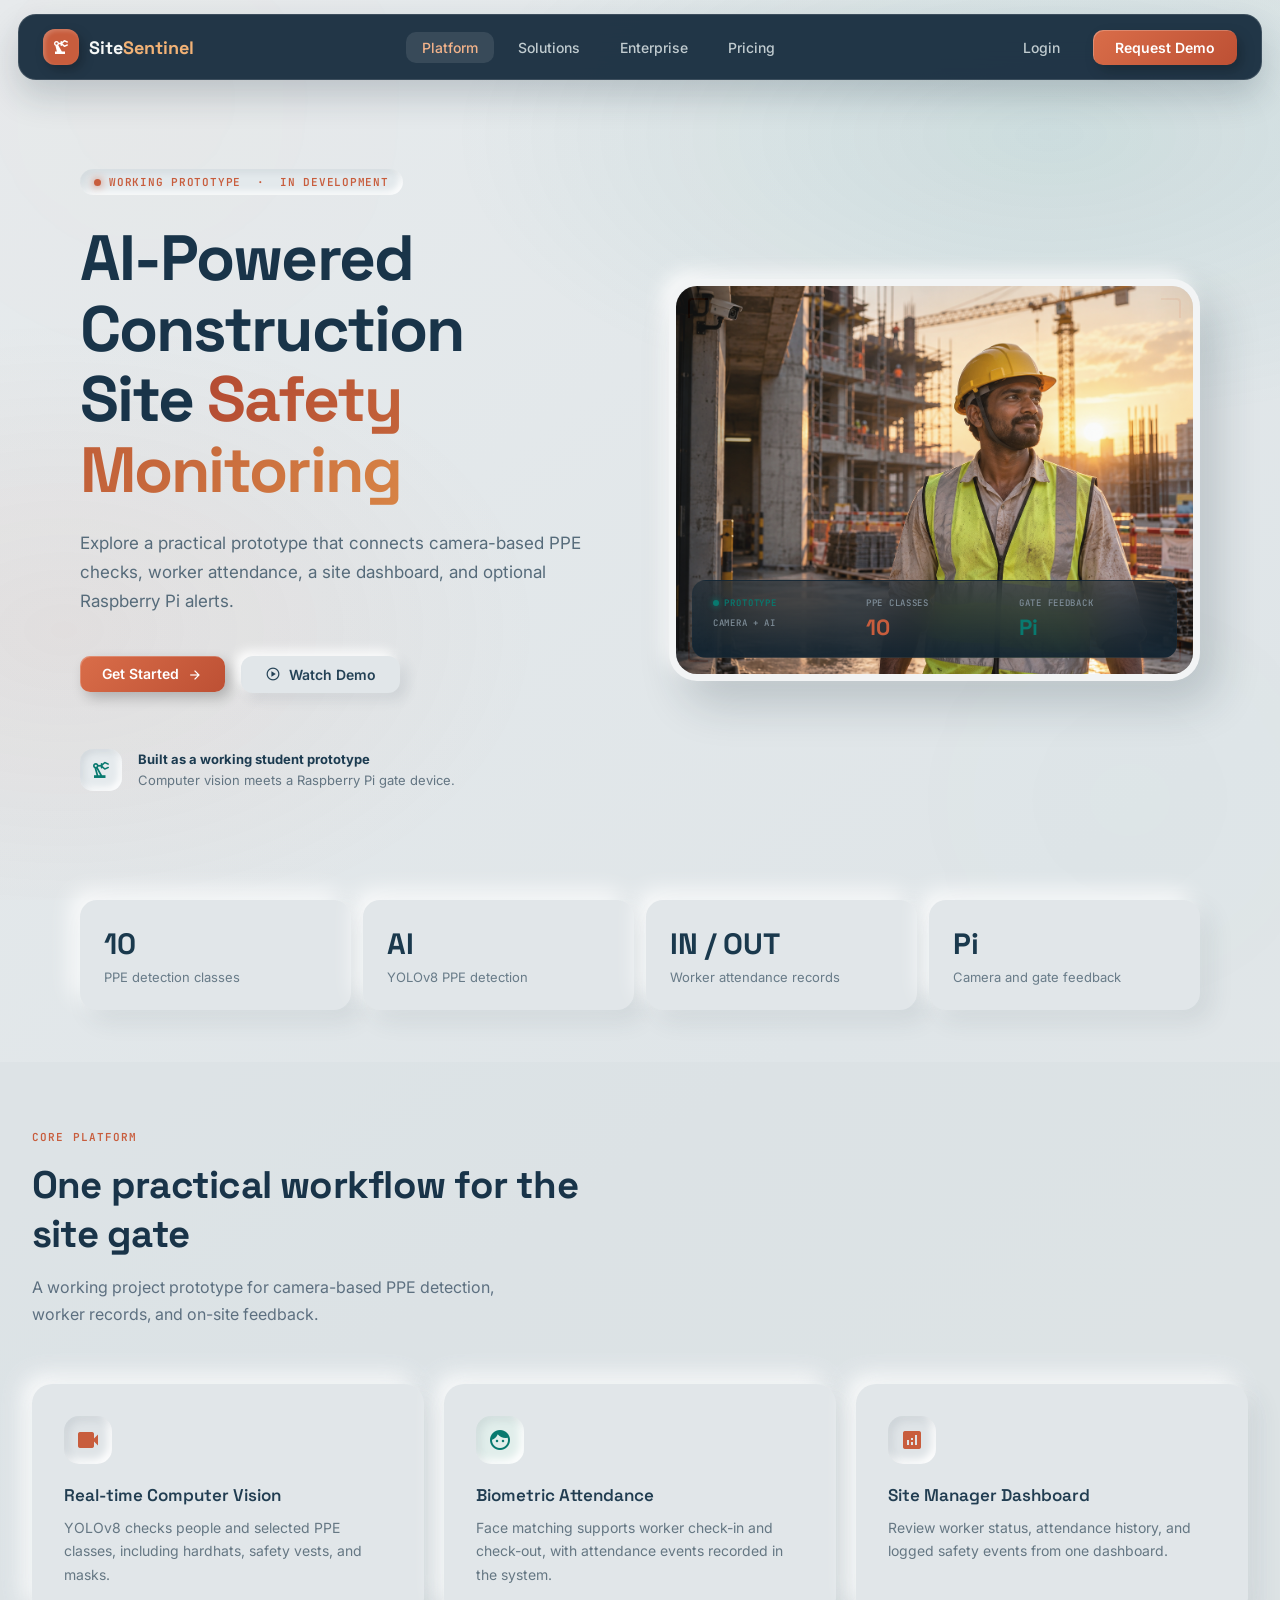
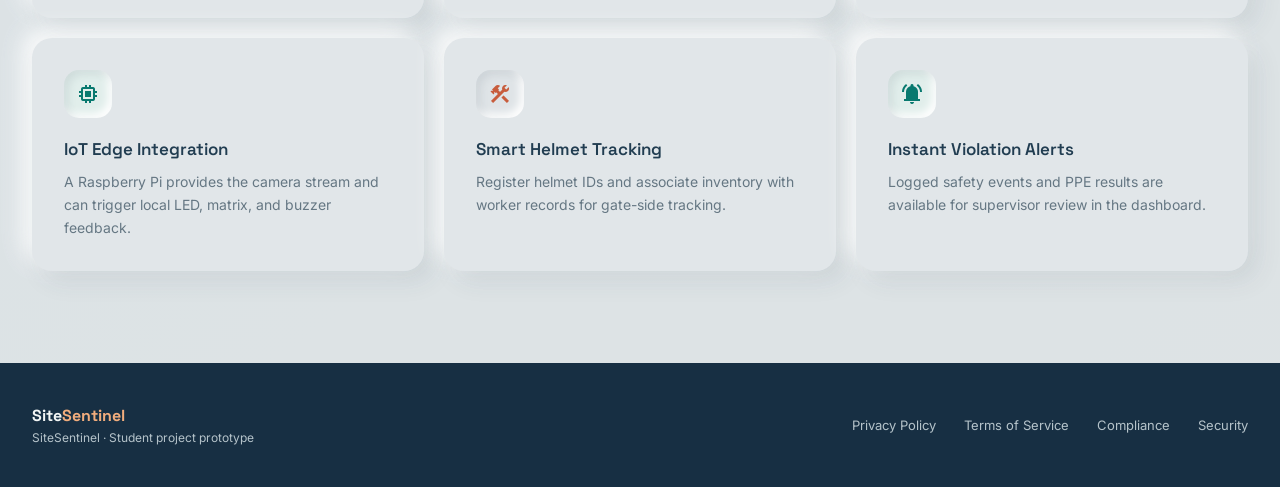
<file: index.html>
<!DOCTYPE html>
<html lang="en">

<head>
  <meta charset="utf-8" />
  <meta content="width=device-width, initial-scale=1.0" name="viewport" />
  <title>SiteSentinel | AI-Powered Construction Site Safety Monitoring</title>
  <meta name="description"
    content="Monitor PPE compliance, worker attendance, and safety violations in real-time using advanced Computer Vision and IoT integration." />
  <link rel="icon" type="image/png" href="/frontend/images/favicon.png" />
  <link rel="apple-touch-icon" href="/frontend/images/favicon.png" />
  <link href="https://fonts.googleapis.com" rel="preconnect" />
  <link crossorigin="" href="https://fonts.gstatic.com" rel="preconnect" />
  <link
    href="https://fonts.googleapis.com/css2?family=Space+Grotesk:wght@300;400;500;600;700&family=Inter:wght@300;400;500;600&family=JetBrains+Mono:wght@400;500&display=swap"
    rel="stylesheet" />
  <link href="https://fonts.googleapis.com/css2?family=Material+Symbols+Outlined:wght,FILL@100..700,0..1&display=swap"
    rel="stylesheet" />
  <style>
    *,
    *::before,
    *::after {
      box-sizing: border-box;
      margin: 0;
      padding: 0;
    }

    :root {
      --bg: #080810;
      --bg-2: #0d0d1a;
      --surface: rgba(255, 255, 255, 0.03);
      --surface-hover: rgba(255, 255, 255, 0.06);
      --border: rgba(255, 255, 255, 0.08);
      --border-bright: rgba(255, 255, 255, 0.15);
      --primary: #ff6b2b;
      --primary-glow: rgba(255, 107, 43, 0.3);
      --primary-dim: rgba(255, 107, 43, 0.12);
      --accent: #00d4aa;
      --accent-glow: rgba(0, 212, 170, 0.25);
      --accent-dim: rgba(0, 212, 170, 0.1);
      --error: #ff4757;
      --text: #f0eeff;
      --text-2: rgba(240, 238, 255, 0.6);
      --text-3: rgba(240, 238, 255, 0.35);
      --radius: 12px;
      --radius-lg: 20px;
      --radius-xl: 28px;
    }

    html {
      scroll-behavior: smooth;
    }

    body {
      background: var(--bg);
      color: var(--text);
      font-family: 'Inter', sans-serif;
      min-height: 100vh;
      overflow-x: hidden;
      -webkit-font-smoothing: antialiased;
    }

    /* ── Mesh background ── */
    .mesh-bg {
      position: fixed;
      inset: 0;
      z-index: 0;
      pointer-events: none;
      background:
        radial-gradient(ellipse 80% 50% at 20% -10%, rgba(255, 107, 43, 0.12) 0%, transparent 60%),
        radial-gradient(ellipse 60% 40% at 80% 110%, rgba(0, 212, 170, 0.09) 0%, transparent 55%),
        radial-gradient(ellipse 50% 60% at 50% 50%, rgba(80, 50, 200, 0.05) 0%, transparent 70%);
      animation: meshShift 12s ease-in-out infinite alternate;
    }

    @keyframes meshShift {
      0% {
        opacity: 1;
        transform: scale(1) rotate(0deg);
      }

      100% {
        opacity: 0.85;
        transform: scale(1.04) rotate(1deg);
      }
    }

    /* ── Grid pattern ── */
    .grid-pattern {
      position: fixed;
      inset: 0;
      z-index: 0;
      pointer-events: none;
      background-image:
        linear-gradient(rgba(255, 255, 255, 0.02) 1px, transparent 1px),
        linear-gradient(90deg, rgba(255, 255, 255, 0.02) 1px, transparent 1px);
      background-size: 60px 60px;
      mask-image: radial-gradient(ellipse 80% 80% at 50% 50%, black 40%, transparent 100%);
    }

    /* ── Floating orbs ── */
    .orb {
      position: fixed;
      border-radius: 50%;
      pointer-events: none;
      z-index: 0;
      filter: blur(80px);
      animation: orbFloat 20s ease-in-out infinite alternate;
    }

    .orb-1 {
      width: 600px;
      height: 600px;
      top: -200px;
      left: -150px;
      background: radial-gradient(circle, rgba(255, 107, 43, 0.08) 0%, transparent 70%);
      animation-duration: 18s;
    }

    .orb-2 {
      width: 500px;
      height: 500px;
      bottom: -150px;
      right: -100px;
      background: radial-gradient(circle, rgba(0, 212, 170, 0.07) 0%, transparent 70%);
      animation-duration: 24s;
      animation-delay: -5s;
    }

    .orb-3 {
      width: 300px;
      height: 300px;
      top: 40%;
      left: 60%;
      background: radial-gradient(circle, rgba(130, 80, 255, 0.06) 0%, transparent 70%);
      animation-duration: 15s;
      animation-delay: -10s;
    }

    @keyframes orbFloat {
      0% {
        transform: translate(0, 0) scale(1);
      }

      50% {
        transform: translate(30px, -20px) scale(1.05);
      }

      100% {
        transform: translate(-20px, 30px) scale(0.95);
      }
    }

    /* ── Navbar ── */
    nav {
      position: fixed;
      top: 0;
      left: 0;
      right: 0;
      z-index: 100;
      padding: 0 48px;
      height: 68px;
      display: flex;
      align-items: center;
      justify-content: space-between;
      background: rgba(8, 8, 16, 0.7);
      backdrop-filter: blur(20px);
      -webkit-backdrop-filter: blur(20px);
      border-bottom: 1px solid var(--border);
      transition: background 0.3s;
    }

    .nav-logo {
      display: flex;
      align-items: center;
      gap: 10px;
      text-decoration: none;
    }

    .nav-logo-icon {
      width: 36px;
      height: 36px;
      border-radius: 10px;
      background: linear-gradient(135deg, var(--primary), #ff8c42);
      display: flex;
      align-items: center;
      justify-content: center;
      box-shadow: 0 0 20px var(--primary-glow);
    }

    .nav-logo-icon .material-symbols-outlined {
      font-size: 20px;
      color: white;
      font-variation-settings: 'FILL' 1;
    }

    .nav-logo-text {
      font-family: 'Space Grotesk', sans-serif;
      font-weight: 700;
      font-size: 18px;
      color: var(--text);
    }

    .nav-logo-text span {
      color: var(--primary);
    }

    .nav-links {
      display: flex;
      align-items: center;
      gap: 8px;
    }

    .nav-link {
      padding: 7px 16px;
      border-radius: 8px;
      text-decoration: none;
      font-size: 14px;
      font-weight: 500;
      color: var(--text-2);
      transition: all 0.2s;
    }

    .nav-link:hover {
      color: var(--text);
      background: var(--surface-hover);
    }

    .nav-link.active {
      color: var(--primary);
    }

    .nav-actions {
      display: flex;
      align-items: center;
      gap: 12px;
    }

    .btn-ghost {
      padding: 8px 20px;
      border-radius: 8px;
      text-decoration: none;
      font-size: 14px;
      font-weight: 500;
      color: var(--text-2);
      transition: all 0.2s;
      border: 1px solid transparent;
    }

    .btn-ghost:hover {
      color: var(--text);
      border-color: var(--border-bright);
    }

    .btn-primary {
      padding: 9px 22px;
      border-radius: 10px;
      text-decoration: none;
      font-size: 14px;
      font-weight: 600;
      color: white;
      background: linear-gradient(135deg, var(--primary), #ff8c42);
      box-shadow: 0 4px 20px var(--primary-glow);
      transition: all 0.25s;
      border: none;
      cursor: pointer;
      position: relative;
      overflow: hidden;
    }

    .btn-primary::before {
      content: '';
      position: absolute;
      inset: 0;
      background: linear-gradient(135deg, rgba(255, 255, 255, 0.15), transparent);
      opacity: 0;
      transition: opacity 0.25s;
    }

    .btn-primary:hover {
      transform: translateY(-1px);
      box-shadow: 0 8px 30px var(--primary-glow);
    }

    .btn-primary:hover::before {
      opacity: 1;
    }

    /* ── Main ── */
    main {
      position: relative;
      z-index: 10;
    }

    /* ── Hero ── */
    .hero {
      min-height: 100vh;
      display: grid;
      grid-template-columns: 1fr 1fr;
      align-items: center;
      gap: 80px;
      padding: 120px 80px 80px;
      max-width: 1400px;
      margin: 0 auto;
    }

    .hero-badge {
      display: inline-flex;
      align-items: center;
      gap: 8px;
      padding: 6px 14px;
      border-radius: 100px;
      background: var(--primary-dim);
      border: 1px solid rgba(255, 107, 43, 0.25);
      margin-bottom: 28px;
    }

    .badge-dot {
      width: 7px;
      height: 7px;
      border-radius: 50%;
      background: var(--primary);
      box-shadow: 0 0 8px var(--primary);
      animation: pulseDot 2s ease-in-out infinite;
    }

    @keyframes pulseDot {

      0%,
      100% {
        opacity: 1;
        box-shadow: 0 0 8px var(--primary);
      }

      50% {
        opacity: 0.7;
        box-shadow: 0 0 16px var(--primary);
      }
    }

    .badge-text {
      font-size: 11px;
      font-weight: 600;
      color: var(--primary);
      letter-spacing: 0.07em;
      text-transform: uppercase;
      font-family: 'JetBrains Mono', monospace;
    }

    .hero-title {
      font-family: 'Space Grotesk', sans-serif;
      font-size: clamp(40px, 5vw, 64px);
      font-weight: 700;
      line-height: 1.1;
      letter-spacing: -0.03em;
      color: var(--text);
      margin-bottom: 24px;
    }

    .hero-title .highlight {
      background: linear-gradient(135deg, var(--primary), #ff8c42, #ffb347);
      -webkit-background-clip: text;
      -webkit-text-fill-color: transparent;
      background-clip: text;
      position: relative;
    }

    .hero-desc {
      font-size: 17px;
      line-height: 1.7;
      color: var(--text-2);
      max-width: 540px;
      margin-bottom: 40px;
    }

    .hero-ctas {
      display: flex;
      align-items: center;
      gap: 16px;
      flex-wrap: wrap;
      margin-bottom: 56px;
    }

    .btn-secondary {
      padding: 10px 24px;
      border-radius: 10px;
      text-decoration: none;
      font-size: 14px;
      font-weight: 600;
      color: var(--text);
      background: var(--surface);
      border: 1px solid var(--border-bright);
      transition: all 0.25s;
      cursor: pointer;
      display: inline-flex;
      align-items: center;
      gap: 8px;
    }

    .btn-secondary:hover {
      background: var(--surface-hover);
      border-color: rgba(255, 255, 255, 0.25);
      transform: translateY(-1px);
    }

    .hero-social-proof {
      display: flex;
      align-items: center;
      gap: 16px;
    }

    .hero-avatars {
      display: flex;
    }

    .hero-avatars img {
      width: 38px;
      height: 38px;
      border-radius: 50%;
      border: 2px solid var(--bg);
      margin-left: -10px;
      object-fit: cover;
    }

    .hero-avatars img:first-child {
      margin-left: 0;
    }

    .hero-proof-text {
      font-size: 13px;
      color: var(--text-2);
    }

    .hero-proof-text strong {
      color: var(--text);
    }

    /* ── Hero Visual ── */
    .hero-visual {
      position: relative;
    }

    .hero-card-wrap {
      position: relative;
      border-radius: var(--radius-xl);
      overflow: hidden;
      border: 1px solid var(--border);
      background: var(--surface);
      box-shadow: 0 0 0 1px var(--border), 0 40px 80px rgba(0, 0, 0, 0.5), inset 0 1px 0 rgba(255, 255, 255, 0.06);
    }

    .hero-img {
      width: 100%;
      aspect-ratio: 4/3;
      object-fit: cover;
      display: block;
      opacity: 0.55;
      filter: saturate(0.7) contrast(1.1);
      transition: all 0.7s;
    }

    .hero-card-wrap:hover .hero-img {
      opacity: 0.65;
      transform: scale(1.02);
    }

    /* stats overlay */
    .hero-stats-overlay {
      position: absolute;
      bottom: 16px;
      left: 16px;
      right: 16px;
      background: rgba(8, 8, 16, 0.75);
      backdrop-filter: blur(20px);
      -webkit-backdrop-filter: blur(20px);
      border: 1px solid var(--border-bright);
      border-radius: 14px;
      padding: 16px 20px;
      display: grid;
      grid-template-columns: repeat(3, 1fr);
      gap: 16px;
    }

    .stat-item {
      display: block;
    }

    .stat-label {
      font-size: 9px;
      font-family: 'JetBrains Mono', monospace;
      font-weight: 500;
      color: var(--text-3);
      text-transform: uppercase;
      letter-spacing: 0.08em;
      margin-bottom: 4px;
    }

    .stat-value {
      font-family: 'Space Grotesk', sans-serif;
      font-size: 22px;
      font-weight: 700;
    }

    .stat-value.orange {
      color: var(--primary);
    }

    .stat-value.green {
      color: var(--accent);
    }

    .stat-value.red {
      color: var(--error);
    }

    .live-dot {
      display: flex;
      align-items: center;
      gap: 5px;
      margin-bottom: 8px;
    }

    .live-dot span.dot {
      width: 6px;
      height: 6px;
      border-radius: 50%;
      background: var(--accent);
      box-shadow: 0 0 6px var(--accent);
      animation: pulseDot 1.8s ease-in-out infinite;
    }

    .live-dot span.txt {
      font-size: 9px;
      font-family: 'JetBrains Mono', monospace;
      color: var(--accent);
      font-weight: 600;
      letter-spacing: 0.1em;
      text-transform: uppercase;
    }

    /* corner accents */
    .corner-accent {
      position: absolute;
      width: 20px;
      height: 20px;
    }

    .ca-tl {
      top: 12px;
      left: 12px;
      border-top: 2px solid var(--primary);
      border-left: 2px solid var(--primary);
      border-radius: 4px 0 0 0;
    }

    .ca-tr {
      top: 12px;
      right: 12px;
      border-top: 2px solid var(--primary);
      border-right: 2px solid var(--primary);
      border-radius: 0 4px 0 0;
    }

    .ca-bl {
      bottom: 12px;
      left: 12px;
      border-bottom: 2px solid var(--primary);
      border-left: 2px solid var(--primary);
      border-radius: 0 0 0 4px;
    }

    .ca-br {
      bottom: 12px;
      right: 12px;
      border-bottom: 2px solid var(--primary);
      border-right: 2px solid var(--primary);
      border-radius: 0 0 4px 0;
    }

    /* ── Stats bar ── */
    .stats-bar {
      position: relative;
      z-index: 10;
      max-width: 1400px;
      margin: 0 auto;
      padding: 0 80px 80px;
    }

    .stats-bar-inner {
      display: grid;
      grid-template-columns: repeat(4, 1fr);
      gap: 1px;
      background: var(--border);
      border: 1px solid var(--border);
      border-radius: var(--radius-lg);
      overflow: hidden;
    }

    .stat-block {
      background: var(--bg);
      padding: 32px 28px;
      position: relative;
      overflow: hidden;
      transition: background 0.2s;
    }

    .stat-block:hover {
      background: var(--surface-hover);
    }

    .stat-block::before {
      content: '';
      position: absolute;
      top: 0;
      left: 0;
      right: 0;
      height: 2px;
      background: linear-gradient(90deg, transparent, var(--primary), transparent);
      opacity: 0;
      transition: opacity 0.3s;
    }

    .stat-block:hover::before {
      opacity: 1;
    }

    .stat-block-num {
      font-family: 'Space Grotesk', sans-serif;
      font-size: 36px;
      font-weight: 700;
      color: var(--text);
      margin-bottom: 6px;
    }

    .stat-block-num span {
      color: var(--primary);
    }

    .stat-block-label {
      font-size: 13px;
      color: var(--text-2);
      font-weight: 400;
    }

    /* ── Features ── */
    .features-section {
      position: relative;
      z-index: 10;
      max-width: 1400px;
      margin: 0 auto;
      padding: 40px 80px 100px;
    }

    .section-eyebrow {
      font-size: 11px;
      font-family: 'JetBrains Mono', monospace;
      font-weight: 600;
      color: var(--primary);
      letter-spacing: 0.1em;
      text-transform: uppercase;
      margin-bottom: 16px;
    }

    .section-title {
      font-family: 'Space Grotesk', sans-serif;
      font-size: clamp(28px, 3vw, 40px);
      font-weight: 700;
      letter-spacing: -0.02em;
      color: var(--text);
      margin-bottom: 16px;
      max-width: 560px;
    }

    .section-desc {
      font-size: 16px;
      color: var(--text-2);
      max-width: 500px;
      margin-bottom: 56px;
      line-height: 1.7;
    }

    .features-grid {
      display: grid;
      grid-template-columns: repeat(3, 1fr);
      gap: 20px;
    }

    .feature-card {
      background: var(--surface);
      border: 1px solid var(--border);
      border-radius: var(--radius-lg);
      padding: 32px;
      transition: all 0.3s;
      position: relative;
      overflow: hidden;
    }

    .feature-card::after {
      content: '';
      position: absolute;
      inset: 0;
      border-radius: inherit;
      background: radial-gradient(circle at 30% 30%, rgba(255, 107, 43, 0.07) 0%, transparent 60%);
      opacity: 0;
      transition: opacity 0.3s;
    }

    .feature-card:hover {
      border-color: var(--border-bright);
      transform: translateY(-3px);
      box-shadow: 0 20px 40px rgba(0, 0, 0, 0.3);
    }

    .feature-card:hover::after {
      opacity: 1;
    }

    .feature-icon {
      width: 48px;
      height: 48px;
      border-radius: 12px;
      background: var(--primary-dim);
      border: 1px solid rgba(255, 107, 43, 0.2);
      display: flex;
      align-items: center;
      justify-content: center;
      margin-bottom: 20px;
    }

    .feature-icon .material-symbols-outlined {
      font-size: 24px;
      color: var(--primary);
      font-variation-settings: 'FILL' 1;
    }

    .feature-icon.teal {
      background: var(--accent-dim);
      border-color: rgba(0, 212, 170, 0.2);
    }

    .feature-icon.teal .material-symbols-outlined {
      color: var(--accent);
    }

    .feature-title {
      font-family: 'Space Grotesk', sans-serif;
      font-size: 17px;
      font-weight: 600;
      color: var(--text);
      margin-bottom: 10px;
    }

    .feature-desc {
      font-size: 14px;
      color: var(--text-2);
      line-height: 1.65;
    }

    /* ── Footer ── */
    footer {
      position: relative;
      z-index: 10;
      border-top: 1px solid var(--border);
      padding: 48px 80px;
      max-width: 1400px;
      margin: 0 auto;
      display: flex;
      justify-content: space-between;
      align-items: center;
      flex-wrap: wrap;
      gap: 24px;
    }

    .footer-logo {
      font-family: 'Space Grotesk', sans-serif;
      font-size: 16px;
      font-weight: 700;
      color: var(--text);
    }

    .footer-logo span {
      color: var(--primary);
    }

    .footer-copy {
      font-size: 12px;
      color: var(--text-3);
      margin-top: 4px;
    }

    .footer-links {
      display: flex;
      gap: 28px;
      flex-wrap: wrap;
    }

    .footer-link {
      font-size: 13px;
      color: var(--text-2);
      text-decoration: none;
      transition: color 0.2s;
    }

    .footer-link:hover {
      color: var(--primary);
    }

    /* ── Animations ── */
    .fade-up {
      opacity: 0;
      transform: translateY(24px);
      animation: fadeUp 0.7s ease forwards;
    }

    .fade-up:nth-child(1) {
      animation-delay: 0.1s;
    }

    .fade-up:nth-child(2) {
      animation-delay: 0.2s;
    }

    .fade-up:nth-child(3) {
      animation-delay: 0.3s;
    }

    @keyframes fadeUp {
      to {
        opacity: 1;
        transform: translateY(0);
      }
    }

    .slide-in {
      opacity: 0;
      transform: translateX(30px);
      animation: slideIn 0.8s ease 0.3s forwards;
    }

    @keyframes slideIn {
      to {
        opacity: 1;
        transform: translateX(0);
      }
    }

    /* ── Scrollbar ── */
    ::-webkit-scrollbar {
      width: 5px;
    }

    ::-webkit-scrollbar-track {
      background: var(--bg);
    }

    ::-webkit-scrollbar-thumb {
      background: rgba(255, 255, 255, 0.1);
      border-radius: 3px;
    }

    ::-webkit-scrollbar-thumb:hover {
      background: rgba(255, 255, 255, 0.2);
    }

    /* ── Responsive ── */
    @media (max-width: 1024px) {
      .hero {
        grid-template-columns: 1fr;
        gap: 60px;
        padding: 100px 32px 60px;
      }

      .hero-title {
        font-size: 42px;
      }

      .stats-bar {
        padding: 0 32px 60px;
      }

      .stats-bar-inner {
        grid-template-columns: repeat(2, 1fr);
      }

      .features-section {
        padding: 40px 32px 80px;
      }

      .features-grid {
        grid-template-columns: repeat(2, 1fr);
      }

      nav {
        padding: 0 24px;
      }

      .nav-links {
        display: none;
      }

      footer {
        padding: 40px 32px;
      }
    }

    @media (max-width: 640px) {
      .features-grid {
        grid-template-columns: 1fr;
      }

      .stats-bar-inner {
        grid-template-columns: repeat(2, 1fr);
      }

      .hero-ctas {
        flex-direction: column;
        align-items: flex-start;
      }

      .btn-primary,
      .btn-secondary {
        width: 100%;
        justify-content: center;
      }
    }
  </style>
  <link rel="stylesheet" href="/assets/site-theme.css" />
</head>

<body class="landing-page">

  <!-- Background layers -->
  <div class="mesh-bg"></div>
  <div class="grid-pattern"></div>
  <div class="orb orb-1"></div>
  <div class="orb orb-2"></div>
  <div class="orb orb-3"></div>

  <!-- Navbar -->
  <nav>
    <a class="nav-logo" href="#">
      <div class="nav-logo-icon">
        <span class="material-symbols-outlined">precision_manufacturing</span>
      </div>
      <span class="nav-logo-text">Site<span>Sentinel</span></span>
    </a>
    <div class="nav-links">
      <a class="nav-link active" href="#">Platform</a>
      <a class="nav-link" href="#">Solutions</a>
      <a class="nav-link" href="#">Enterprise</a>
      <a class="nav-link" href="#">Pricing</a>
    </div>
    <div class="nav-actions">
      <a class="btn-ghost" href="/login">Login</a>
      <a class="btn-primary" id="nav-demo-btn"
        href="https://drive.google.com/file/d/1RI4F77pZnlrnh9wbpF5_6Waa1GV2IbtV/view?usp=sharing" target="_blank"
        rel="noopener noreferrer">Request Demo</a>
    </div>
  </nav>

  <main>
    <!-- Hero Section -->
    <section class="hero">
      <!-- Left: Text -->
      <div class="hero-text">
        <div class="hero-badge fade-up">
          <span class="badge-dot"></span>
          <span class="badge-text">Working prototype &nbsp;·&nbsp; In development</span>
        </div>
        <h1 class="hero-title fade-up">
          AI-Powered Construction<br />
          Site <span class="highlight">Safety Monitoring</span>
        </h1>
        <p class="hero-desc fade-up">
          Explore a practical prototype that connects camera-based PPE checks, worker attendance, a site dashboard, and
          optional Raspberry Pi alerts.
        </p>
        <div class="hero-ctas fade-up">
          <a class="btn-primary" href="/login" id="hero-getstarted-btn">
            Get Started &nbsp;<span class="material-symbols-outlined"
              style="font-size:16px;vertical-align:middle;">arrow_forward</span>
          </a>
          <a class="btn-secondary" id="hero-demo-btn"
            href="https://drive.google.com/file/d/1RI4F77pZnlrnh9wbpF5_6Waa1GV2IbtV/view?usp=sharing" target="_blank"
            rel="noopener noreferrer">
            <span class="material-symbols-outlined" style="font-size:16px;">play_circle</span>
            Watch Demo
          </a>
        </div>
        <div class="hero-social-proof fade-up">
          <div class="prototype-mark"><span class="material-symbols-outlined">precision_manufacturing</span></div>
          <p class="hero-proof-text"><strong>Built as a working student prototype</strong><br />Computer vision meets a
            Raspberry Pi gate device.</p>
        </div>
      </div>

      <!-- Right: Visual -->
      <div class="hero-visual slide-in">
        <div class="hero-card-wrap">
          <div class="corner-accent ca-tl"></div>
          <div class="corner-accent ca-tr"></div>
          <div class="corner-accent ca-bl"></div>
          <div class="corner-accent ca-br"></div>
          <img alt="Illustrative construction site safety scene" class="hero-img"
            src="/assets/sitesentinel-cover.png" />
          <!-- Stats overlay -->
          <div class="hero-stats-overlay">
            <div>
              <div class="live-dot"><span class="dot"></span><span class="txt">Prototype</span></div>
              <div class="stat-label">Camera + AI</div>
            </div>
            <div>
              <div class="stat-label">PPE Classes</div>
              <div class="stat-value orange">10</div>
            </div>
            <div>
              <div class="stat-label">Gate Feedback</div>
              <div class="stat-value green">Pi</div>
            </div>
          </div>
        </div>
      </div>
    </section>

    <!-- Stats Bar -->
    <div class="stats-bar">
      <div class="stats-bar-inner">
        <div class="stat-block">
          <div class="stat-block-num">10</div>
          <div class="stat-block-label">PPE detection classes</div>
        </div>
        <div class="stat-block">
          <div class="stat-block-num">AI</div>
          <div class="stat-block-label">YOLOv8 PPE detection</div>
        </div>
        <div class="stat-block">
          <div class="stat-block-num">IN / OUT</div>
          <div class="stat-block-label">Worker attendance records</div>
        </div>
        <div class="stat-block">
          <div class="stat-block-num">Pi</div>
          <div class="stat-block-label">Camera and gate feedback</div>
        </div>
      </div>
    </div>

    <!-- Features Section -->
    <section class="features-section">
      <p class="section-eyebrow">Core Platform</p>
      <h2 class="section-title">One practical workflow for the site gate</h2>
      <p class="section-desc">A working project prototype for camera-based PPE detection, worker records, and on-site
        feedback.</p>
      <div class="features-grid">
        <div class="feature-card">
          <div class="feature-icon">
            <span class="material-symbols-outlined">videocam</span>
          </div>
          <h3 class="feature-title">Real-time Computer Vision</h3>
          <p class="feature-desc">YOLOv8 checks people and selected PPE classes, including hardhats, safety vests, and
            masks.</p>
        </div>
        <div class="feature-card">
          <div class="feature-icon teal">
            <span class="material-symbols-outlined">face</span>
          </div>
          <h3 class="feature-title">Biometric Attendance</h3>
          <p class="feature-desc">Face matching supports worker check-in and check-out, with attendance events recorded
            in the system.</p>
        </div>
        <div class="feature-card">
          <div class="feature-icon">
            <span class="material-symbols-outlined">analytics</span>
          </div>
          <h3 class="feature-title">Site Manager Dashboard</h3>
          <p class="feature-desc">Review worker status, attendance history, and logged safety events from one dashboard.
          </p>
        </div>
        <div class="feature-card">
          <div class="feature-icon teal">
            <span class="material-symbols-outlined">memory</span>
          </div>
          <h3 class="feature-title">IoT Edge Integration</h3>
          <p class="feature-desc">A Raspberry Pi provides the camera stream and can trigger local LED, matrix, and
            buzzer feedback.</p>
        </div>
        <div class="feature-card">
          <div class="feature-icon">
            <span class="material-symbols-outlined">construction</span>
          </div>
          <h3 class="feature-title">Smart Helmet Tracking</h3>
          <p class="feature-desc">Register helmet IDs and associate inventory with worker records for gate-side
            tracking.</p>
        </div>
        <div class="feature-card">
          <div class="feature-icon teal">
            <span class="material-symbols-outlined">notifications_active</span>
          </div>
          <h3 class="feature-title">Instant Violation Alerts</h3>
          <p class="feature-desc">Logged safety events and PPE results are available for supervisor review in the
            dashboard.</p>
        </div>
      </div>
    </section>
  </main>

  <!-- Footer -->
  <footer>
    <div>
      <div class="footer-logo">Site<span>Sentinel</span></div>
      <div class="footer-copy">SiteSentinel · Student project prototype</div>
    </div>
    <nav class="footer-links">
      <a class="footer-link" href="#">Privacy Policy</a>
      <a class="footer-link" href="#">Terms of Service</a>
      <a class="footer-link" href="#">Compliance</a>
      <a class="footer-link" href="#">Security</a>
    </nav>
  </footer>

  <script>
    // Animate stat block numbers on scroll
    const observer = new IntersectionObserver((entries) => {
      entries.forEach(entry => {
        if (entry.isIntersecting) {
          entry.target.classList.add('visible');
        }
      });
    }, { threshold: 0.1 });
    document.querySelectorAll('.stat-block, .feature-card').forEach(el => observer.observe(el));
  </script>
</body>

</html>
</file>
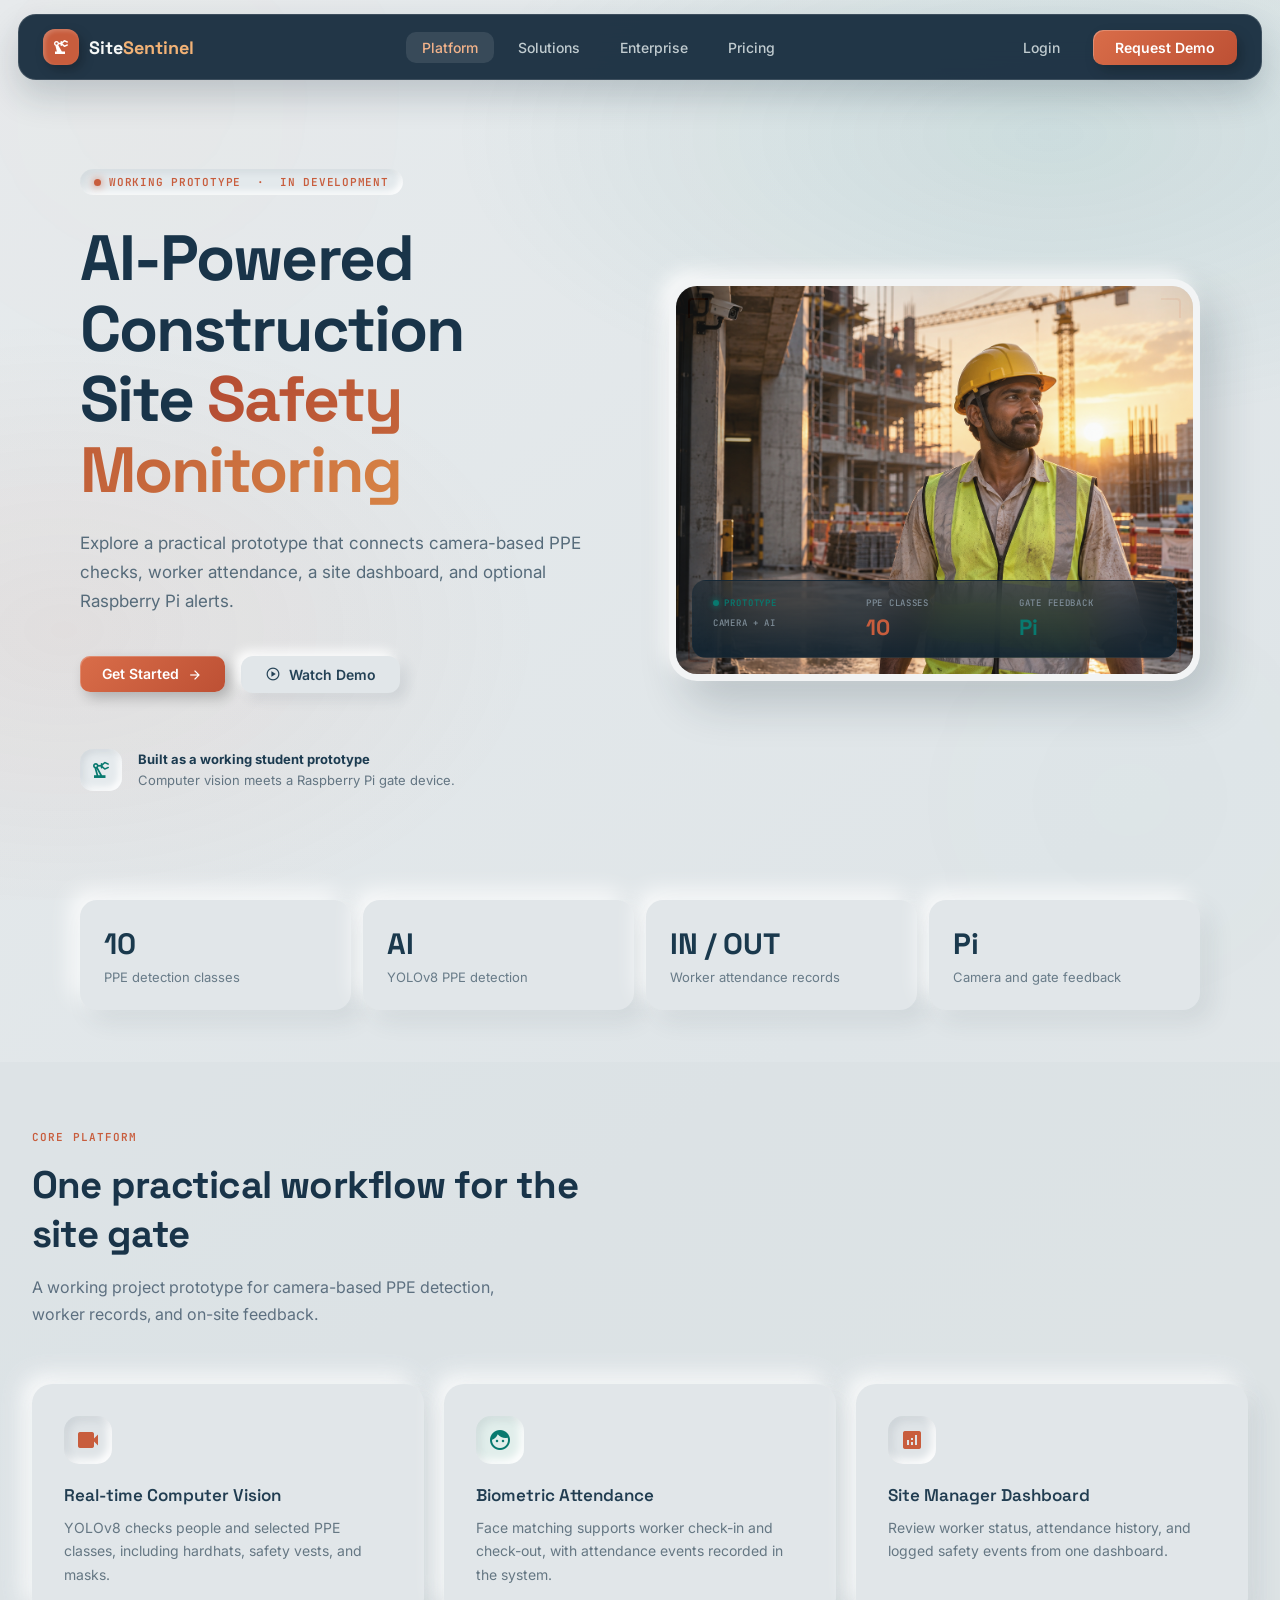
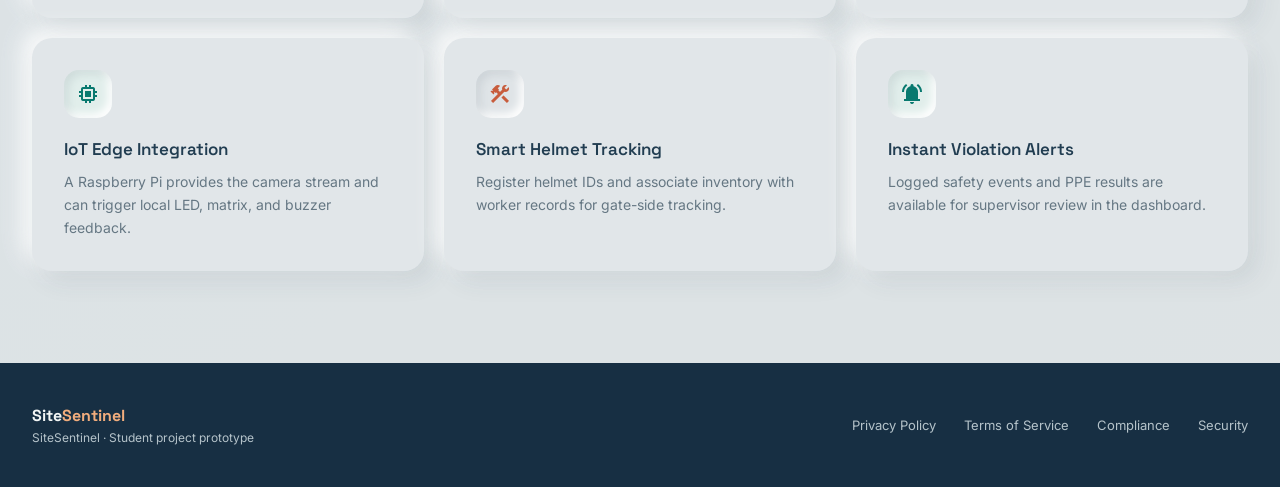
<file: frontend/pages/index.html>
<!DOCTYPE html>
<html lang="en">
<head>
<meta charset="utf-8"/>
<meta content="width=device-width, initial-scale=1.0" name="viewport"/>
<title>SiteSentinel | AI-Powered Construction Site Safety Monitoring</title>
<meta name="description" content="Monitor PPE compliance, worker attendance, and safety violations in real-time using advanced Computer Vision and IoT integration."/>
<link rel="icon" type="image/png" href="/frontend/images/favicon.png"/>
<link rel="apple-touch-icon" href="/frontend/images/favicon.png"/>
<link href="https://fonts.googleapis.com" rel="preconnect"/>
<link crossorigin="" href="https://fonts.gstatic.com" rel="preconnect"/>
<link href="https://fonts.googleapis.com/css2?family=Space+Grotesk:wght@300;400;500;600;700&family=Inter:wght@300;400;500;600&family=JetBrains+Mono:wght@400;500&display=swap" rel="stylesheet"/>
<link href="https://fonts.googleapis.com/css2?family=Material+Symbols+Outlined:wght,FILL@100..700,0..1&display=swap" rel="stylesheet"/>
<style>
  *, *::before, *::after { box-sizing: border-box; margin: 0; padding: 0; }

  :root {
    --bg: #080810;
    --bg-2: #0d0d1a;
    --surface: rgba(255,255,255,0.03);
    --surface-hover: rgba(255,255,255,0.06);
    --border: rgba(255,255,255,0.08);
    --border-bright: rgba(255,255,255,0.15);
    --primary: #ff6b2b;
    --primary-glow: rgba(255,107,43,0.3);
    --primary-dim: rgba(255,107,43,0.12);
    --accent: #00d4aa;
    --accent-glow: rgba(0,212,170,0.25);
    --accent-dim: rgba(0,212,170,0.1);
    --error: #ff4757;
    --text: #f0eeff;
    --text-2: rgba(240,238,255,0.6);
    --text-3: rgba(240,238,255,0.35);
    --radius: 12px;
    --radius-lg: 20px;
    --radius-xl: 28px;
  }

  html { scroll-behavior: smooth; }

  body {
    background: var(--bg);
    color: var(--text);
    font-family: 'Inter', sans-serif;
    min-height: 100vh;
    overflow-x: hidden;
    -webkit-font-smoothing: antialiased;
  }

  /* ── Mesh background ── */
  .mesh-bg {
    position: fixed; inset: 0; z-index: 0; pointer-events: none;
    background:
      radial-gradient(ellipse 80% 50% at 20% -10%, rgba(255,107,43,0.12) 0%, transparent 60%),
      radial-gradient(ellipse 60% 40% at 80% 110%, rgba(0,212,170,0.09) 0%, transparent 55%),
      radial-gradient(ellipse 50% 60% at 50% 50%, rgba(80,50,200,0.05) 0%, transparent 70%);
    animation: meshShift 12s ease-in-out infinite alternate;
  }
  @keyframes meshShift {
    0%   { opacity: 1; transform: scale(1) rotate(0deg); }
    100% { opacity: 0.85; transform: scale(1.04) rotate(1deg); }
  }

  /* ── Grid pattern ── */
  .grid-pattern {
    position: fixed; inset: 0; z-index: 0; pointer-events: none;
    background-image:
      linear-gradient(rgba(255,255,255,0.02) 1px, transparent 1px),
      linear-gradient(90deg, rgba(255,255,255,0.02) 1px, transparent 1px);
    background-size: 60px 60px;
    mask-image: radial-gradient(ellipse 80% 80% at 50% 50%, black 40%, transparent 100%);
  }

  /* ── Floating orbs ── */
  .orb {
    position: fixed; border-radius: 50%; pointer-events: none; z-index: 0;
    filter: blur(80px); animation: orbFloat 20s ease-in-out infinite alternate;
  }
  .orb-1 { width: 600px; height: 600px; top: -200px; left: -150px; background: radial-gradient(circle, rgba(255,107,43,0.08) 0%, transparent 70%); animation-duration: 18s; }
  .orb-2 { width: 500px; height: 500px; bottom: -150px; right: -100px; background: radial-gradient(circle, rgba(0,212,170,0.07) 0%, transparent 70%); animation-duration: 24s; animation-delay: -5s; }
  .orb-3 { width: 300px; height: 300px; top: 40%; left: 60%; background: radial-gradient(circle, rgba(130,80,255,0.06) 0%, transparent 70%); animation-duration: 15s; animation-delay: -10s; }
  @keyframes orbFloat {
    0%   { transform: translate(0, 0) scale(1); }
    50%  { transform: translate(30px, -20px) scale(1.05); }
    100% { transform: translate(-20px, 30px) scale(0.95); }
  }

  /* ── Navbar ── */
  nav {
    position: fixed; top: 0; left: 0; right: 0; z-index: 100;
    padding: 0 48px;
    height: 68px;
    display: flex; align-items: center; justify-content: space-between;
    background: rgba(8,8,16,0.7);
    backdrop-filter: blur(20px);
    -webkit-backdrop-filter: blur(20px);
    border-bottom: 1px solid var(--border);
    transition: background 0.3s;
  }
  .nav-logo {
    display: flex; align-items: center; gap: 10px;
    text-decoration: none;
  }
  .nav-logo-icon {
    width: 36px; height: 36px; border-radius: 10px;
    background: linear-gradient(135deg, var(--primary), #ff8c42);
    display: flex; align-items: center; justify-content: center;
    box-shadow: 0 0 20px var(--primary-glow);
  }
  .nav-logo-icon .material-symbols-outlined { font-size: 20px; color: white; font-variation-settings: 'FILL' 1; }
  .nav-logo-text { font-family: 'Space Grotesk', sans-serif; font-weight: 700; font-size: 18px; color: var(--text); }
  .nav-logo-text span { color: var(--primary); }
  .nav-links { display: flex; align-items: center; gap: 8px; }
  .nav-link {
    padding: 7px 16px; border-radius: 8px; text-decoration: none;
    font-size: 14px; font-weight: 500; color: var(--text-2);
    transition: all 0.2s;
  }
  .nav-link:hover { color: var(--text); background: var(--surface-hover); }
  .nav-link.active { color: var(--primary); }
  .nav-actions { display: flex; align-items: center; gap: 12px; }
  .btn-ghost {
    padding: 8px 20px; border-radius: 8px; text-decoration: none;
    font-size: 14px; font-weight: 500; color: var(--text-2);
    transition: all 0.2s; border: 1px solid transparent;
  }
  .btn-ghost:hover { color: var(--text); border-color: var(--border-bright); }
  .btn-primary {
    padding: 9px 22px; border-radius: 10px; text-decoration: none;
    font-size: 14px; font-weight: 600; color: white;
    background: linear-gradient(135deg, var(--primary), #ff8c42);
    box-shadow: 0 4px 20px var(--primary-glow);
    transition: all 0.25s; border: none; cursor: pointer;
    position: relative; overflow: hidden;
  }
  .btn-primary::before {
    content: ''; position: absolute; inset: 0;
    background: linear-gradient(135deg, rgba(255,255,255,0.15), transparent);
    opacity: 0; transition: opacity 0.25s;
  }
  .btn-primary:hover { transform: translateY(-1px); box-shadow: 0 8px 30px var(--primary-glow); }
  .btn-primary:hover::before { opacity: 1; }

  /* ── Main ── */
  main { position: relative; z-index: 10; }

  /* ── Hero ── */
  .hero {
    min-height: 100vh;
    display: grid; grid-template-columns: 1fr 1fr;
    align-items: center; gap: 80px;
    padding: 120px 80px 80px;
    max-width: 1400px; margin: 0 auto;
  }
  .hero-badge {
    display: inline-flex; align-items: center; gap: 8px;
    padding: 6px 14px; border-radius: 100px;
    background: var(--primary-dim); border: 1px solid rgba(255,107,43,0.25);
    margin-bottom: 28px;
  }
  .badge-dot {
    width: 7px; height: 7px; border-radius: 50%;
    background: var(--primary);
    box-shadow: 0 0 8px var(--primary);
    animation: pulseDot 2s ease-in-out infinite;
  }
  @keyframes pulseDot {
    0%, 100% { opacity: 1; box-shadow: 0 0 8px var(--primary); }
    50% { opacity: 0.7; box-shadow: 0 0 16px var(--primary); }
  }
  .badge-text { font-size: 11px; font-weight: 600; color: var(--primary); letter-spacing: 0.07em; text-transform: uppercase; font-family: 'JetBrains Mono', monospace; }

  .hero-title {
    font-family: 'Space Grotesk', sans-serif;
    font-size: clamp(40px, 5vw, 64px);
    font-weight: 700; line-height: 1.1;
    letter-spacing: -0.03em;
    color: var(--text); margin-bottom: 24px;
  }
  .hero-title .highlight {
    background: linear-gradient(135deg, var(--primary), #ff8c42, #ffb347);
    -webkit-background-clip: text; -webkit-text-fill-color: transparent;
    background-clip: text;
    position: relative;
  }
  .hero-desc {
    font-size: 17px; line-height: 1.7;
    color: var(--text-2); max-width: 540px; margin-bottom: 40px;
  }
  .hero-ctas { display: flex; align-items: center; gap: 16px; flex-wrap: wrap; margin-bottom: 56px; }
  .btn-secondary {
    padding: 10px 24px; border-radius: 10px; text-decoration: none;
    font-size: 14px; font-weight: 600; color: var(--text);
    background: var(--surface); border: 1px solid var(--border-bright);
    transition: all 0.25s; cursor: pointer;
    display: inline-flex; align-items: center; gap: 8px;
  }
  .btn-secondary:hover { background: var(--surface-hover); border-color: rgba(255,255,255,0.25); transform: translateY(-1px); }

  .hero-social-proof { display: flex; align-items: center; gap: 16px; }
  .hero-avatars { display: flex; }
  .hero-avatars img {
    width: 38px; height: 38px; border-radius: 50%;
    border: 2px solid var(--bg); margin-left: -10px;
    object-fit: cover;
  }
  .hero-avatars img:first-child { margin-left: 0; }
  .hero-proof-text { font-size: 13px; color: var(--text-2); }
  .hero-proof-text strong { color: var(--text); }

  /* ── Hero Visual ── */
  .hero-visual {
    position: relative;
  }
  .hero-card-wrap {
    position: relative;
    border-radius: var(--radius-xl);
    overflow: hidden;
    border: 1px solid var(--border);
    background: var(--surface);
    box-shadow: 0 0 0 1px var(--border), 0 40px 80px rgba(0,0,0,0.5), inset 0 1px 0 rgba(255,255,255,0.06);
  }
  .hero-img {
    width: 100%; aspect-ratio: 4/3; object-fit: cover;
    display: block; opacity: 0.55;
    filter: saturate(0.7) contrast(1.1);
    transition: all 0.7s;
  }
  .hero-card-wrap:hover .hero-img { opacity: 0.65; transform: scale(1.02); }

  /* stats overlay */
  .hero-stats-overlay {
    position: absolute; bottom: 16px; left: 16px; right: 16px;
    background: rgba(8,8,16,0.75);
    backdrop-filter: blur(20px); -webkit-backdrop-filter: blur(20px);
    border: 1px solid var(--border-bright);
    border-radius: 14px; padding: 16px 20px;
    display: grid; grid-template-columns: repeat(3, 1fr);
    gap: 16px;
  }
  .stat-item { display: block; }
  .stat-label { font-size: 9px; font-family: 'JetBrains Mono', monospace; font-weight: 500; color: var(--text-3); text-transform: uppercase; letter-spacing: 0.08em; margin-bottom: 4px; }
  .stat-value { font-family: 'Space Grotesk', sans-serif; font-size: 22px; font-weight: 700; }
  .stat-value.orange { color: var(--primary); }
  .stat-value.green { color: var(--accent); }
  .stat-value.red { color: var(--error); }
  .live-dot { display: flex; align-items: center; gap: 5px; margin-bottom: 8px; }
  .live-dot span.dot { width: 6px; height: 6px; border-radius: 50%; background: var(--accent); box-shadow: 0 0 6px var(--accent); animation: pulseDot 1.8s ease-in-out infinite; }
  .live-dot span.txt { font-size: 9px; font-family: 'JetBrains Mono', monospace; color: var(--accent); font-weight: 600; letter-spacing: 0.1em; text-transform: uppercase; }

  /* corner accents */
  .corner-accent {
    position: absolute; width: 20px; height: 20px;
  }
  .ca-tl { top: 12px; left: 12px; border-top: 2px solid var(--primary); border-left: 2px solid var(--primary); border-radius: 4px 0 0 0; }
  .ca-tr { top: 12px; right: 12px; border-top: 2px solid var(--primary); border-right: 2px solid var(--primary); border-radius: 0 4px 0 0; }
  .ca-bl { bottom: 12px; left: 12px; border-bottom: 2px solid var(--primary); border-left: 2px solid var(--primary); border-radius: 0 0 0 4px; }
  .ca-br { bottom: 12px; right: 12px; border-bottom: 2px solid var(--primary); border-right: 2px solid var(--primary); border-radius: 0 0 4px 0; }

  /* ── Stats bar ── */
  .stats-bar {
    position: relative; z-index: 10;
    max-width: 1400px; margin: 0 auto;
    padding: 0 80px 80px;
  }
  .stats-bar-inner {
    display: grid; grid-template-columns: repeat(4, 1fr);
    gap: 1px;
    background: var(--border);
    border: 1px solid var(--border);
    border-radius: var(--radius-lg);
    overflow: hidden;
  }
  .stat-block {
    background: var(--bg);
    padding: 32px 28px;
    position: relative; overflow: hidden;
    transition: background 0.2s;
  }
  .stat-block:hover { background: var(--surface-hover); }
  .stat-block::before {
    content: ''; position: absolute; top: 0; left: 0; right: 0; height: 2px;
    background: linear-gradient(90deg, transparent, var(--primary), transparent);
    opacity: 0; transition: opacity 0.3s;
  }
  .stat-block:hover::before { opacity: 1; }
  .stat-block-num {
    font-family: 'Space Grotesk', sans-serif;
    font-size: 36px; font-weight: 700; color: var(--text);
    margin-bottom: 6px;
  }
  .stat-block-num span { color: var(--primary); }
  .stat-block-label { font-size: 13px; color: var(--text-2); font-weight: 400; }

  /* ── Features ── */
  .features-section {
    position: relative; z-index: 10;
    max-width: 1400px; margin: 0 auto;
    padding: 40px 80px 100px;
  }
  .section-eyebrow {
    font-size: 11px; font-family: 'JetBrains Mono', monospace; font-weight: 600;
    color: var(--primary); letter-spacing: 0.1em; text-transform: uppercase;
    margin-bottom: 16px;
  }
  .section-title {
    font-family: 'Space Grotesk', sans-serif;
    font-size: clamp(28px, 3vw, 40px); font-weight: 700;
    letter-spacing: -0.02em; color: var(--text);
    margin-bottom: 16px; max-width: 560px;
  }
  .section-desc { font-size: 16px; color: var(--text-2); max-width: 500px; margin-bottom: 56px; line-height: 1.7; }

  .features-grid {
    display: grid; grid-template-columns: repeat(3, 1fr);
    gap: 20px;
  }
  .feature-card {
    background: var(--surface);
    border: 1px solid var(--border);
    border-radius: var(--radius-lg);
    padding: 32px;
    transition: all 0.3s;
    position: relative; overflow: hidden;
  }
  .feature-card::after {
    content: ''; position: absolute; inset: 0; border-radius: inherit;
    background: radial-gradient(circle at 30% 30%, rgba(255,107,43,0.07) 0%, transparent 60%);
    opacity: 0; transition: opacity 0.3s;
  }
  .feature-card:hover { border-color: var(--border-bright); transform: translateY(-3px); box-shadow: 0 20px 40px rgba(0,0,0,0.3); }
  .feature-card:hover::after { opacity: 1; }
  .feature-icon {
    width: 48px; height: 48px; border-radius: 12px;
    background: var(--primary-dim); border: 1px solid rgba(255,107,43,0.2);
    display: flex; align-items: center; justify-content: center; margin-bottom: 20px;
  }
  .feature-icon .material-symbols-outlined { font-size: 24px; color: var(--primary); font-variation-settings: 'FILL' 1; }
  .feature-icon.teal { background: var(--accent-dim); border-color: rgba(0,212,170,0.2); }
  .feature-icon.teal .material-symbols-outlined { color: var(--accent); }
  .feature-title { font-family: 'Space Grotesk', sans-serif; font-size: 17px; font-weight: 600; color: var(--text); margin-bottom: 10px; }
  .feature-desc { font-size: 14px; color: var(--text-2); line-height: 1.65; }

  /* ── Footer ── */
  footer {
    position: relative; z-index: 10;
    border-top: 1px solid var(--border);
    padding: 48px 80px;
    max-width: 1400px; margin: 0 auto;
    display: flex; justify-content: space-between; align-items: center;
    flex-wrap: wrap; gap: 24px;
  }
  .footer-logo { font-family: 'Space Grotesk', sans-serif; font-size: 16px; font-weight: 700; color: var(--text); }
  .footer-logo span { color: var(--primary); }
  .footer-copy { font-size: 12px; color: var(--text-3); margin-top: 4px; }
  .footer-links { display: flex; gap: 28px; flex-wrap: wrap; }
  .footer-link { font-size: 13px; color: var(--text-2); text-decoration: none; transition: color 0.2s; }
  .footer-link:hover { color: var(--primary); }

  /* ── Animations ── */
  .fade-up { opacity: 0; transform: translateY(24px); animation: fadeUp 0.7s ease forwards; }
  .fade-up:nth-child(1) { animation-delay: 0.1s; }
  .fade-up:nth-child(2) { animation-delay: 0.2s; }
  .fade-up:nth-child(3) { animation-delay: 0.3s; }
  @keyframes fadeUp {
    to { opacity: 1; transform: translateY(0); }
  }
  .slide-in { opacity: 0; transform: translateX(30px); animation: slideIn 0.8s ease 0.3s forwards; }
  @keyframes slideIn {
    to { opacity: 1; transform: translateX(0); }
  }

  /* ── Scrollbar ── */
  ::-webkit-scrollbar { width: 5px; }
  ::-webkit-scrollbar-track { background: var(--bg); }
  ::-webkit-scrollbar-thumb { background: rgba(255,255,255,0.1); border-radius: 3px; }
  ::-webkit-scrollbar-thumb:hover { background: rgba(255,255,255,0.2); }

  /* ── Responsive ── */
  @media (max-width: 1024px) {
    .hero { grid-template-columns: 1fr; gap: 60px; padding: 100px 32px 60px; }
    .hero-title { font-size: 42px; }
    .stats-bar { padding: 0 32px 60px; }
    .stats-bar-inner { grid-template-columns: repeat(2, 1fr); }
    .features-section { padding: 40px 32px 80px; }
    .features-grid { grid-template-columns: repeat(2, 1fr); }
    nav { padding: 0 24px; }
    .nav-links { display: none; }
    footer { padding: 40px 32px; }
  }
  @media (max-width: 640px) {
    .features-grid { grid-template-columns: 1fr; }
    .stats-bar-inner { grid-template-columns: repeat(2, 1fr); }
    .hero-ctas { flex-direction: column; align-items: flex-start; }
    .btn-primary, .btn-secondary { width: 100%; justify-content: center; }
  }
</style>
<link rel="stylesheet" href="/assets/site-theme.css"/>
</head>
<body class="landing-page">

<!-- Background layers -->
<div class="mesh-bg"></div>
<div class="grid-pattern"></div>
<div class="orb orb-1"></div>
<div class="orb orb-2"></div>
<div class="orb orb-3"></div>

<!-- Navbar -->
<nav>
  <a class="nav-logo" href="#">
    <div class="nav-logo-icon">
      <span class="material-symbols-outlined">precision_manufacturing</span>
    </div>
    <span class="nav-logo-text">Site<span>Sentinel</span></span>
  </a>
  <div class="nav-links">
    <a class="nav-link active" href="#">Platform</a>
    <a class="nav-link" href="#">Solutions</a>
    <a class="nav-link" href="#">Enterprise</a>
    <a class="nav-link" href="#">Pricing</a>
  </div>
  <div class="nav-actions">
    <a class="btn-ghost" href="/login">Login</a>
    <a class="btn-primary" id="nav-demo-btn" href="https://drive.google.com/file/d/1RI4F77pZnlrnh9wbpF5_6Waa1GV2IbtV/view?usp=sharing" target="_blank" rel="noopener noreferrer">Request Demo</a>
  </div>
</nav>

<main>
  <!-- Hero Section -->
  <section class="hero">
    <!-- Left: Text -->
    <div class="hero-text">
      <div class="hero-badge fade-up">
        <span class="badge-dot"></span>
        <span class="badge-text">Working prototype &nbsp;·&nbsp; In development</span>
      </div>
      <h1 class="hero-title fade-up">
        AI-Powered Construction<br/>
        Site <span class="highlight">Safety Monitoring</span>
      </h1>
      <p class="hero-desc fade-up">
        Explore a practical prototype that connects camera-based PPE checks, worker attendance, a site dashboard, and optional Raspberry Pi alerts.
      </p>
      <div class="hero-ctas fade-up">
        <a class="btn-primary" href="/login" id="hero-getstarted-btn">
          Get Started &nbsp;<span class="material-symbols-outlined" style="font-size:16px;vertical-align:middle;">arrow_forward</span>
        </a>
        <a class="btn-secondary" id="hero-demo-btn" href="https://drive.google.com/file/d/1RI4F77pZnlrnh9wbpF5_6Waa1GV2IbtV/view?usp=sharing" target="_blank" rel="noopener noreferrer">
          <span class="material-symbols-outlined" style="font-size:16px;">play_circle</span>
          Watch Demo
        </a>
      </div>
      <div class="hero-social-proof fade-up">
        <div class="prototype-mark"><span class="material-symbols-outlined">precision_manufacturing</span></div>
        <p class="hero-proof-text"><strong>Built as a working student prototype</strong><br/>Computer vision meets a Raspberry Pi gate device.</p>
      </div>
    </div>

    <!-- Right: Visual -->
    <div class="hero-visual slide-in">
      <div class="hero-card-wrap">
        <div class="corner-accent ca-tl"></div>
        <div class="corner-accent ca-tr"></div>
        <div class="corner-accent ca-bl"></div>
        <div class="corner-accent ca-br"></div>
        <img alt="Illustrative construction site safety scene" class="hero-img"
          src="/assets/sitesentinel-cover.png"/>
        <!-- Stats overlay -->
        <div class="hero-stats-overlay">
          <div>
            <div class="live-dot"><span class="dot"></span><span class="txt">Prototype</span></div>
            <div class="stat-label">Camera + AI</div>
          </div>
          <div>
            <div class="stat-label">PPE Classes</div>
            <div class="stat-value orange">10</div>
          </div>
          <div>
            <div class="stat-label">Gate Feedback</div>
            <div class="stat-value green">Pi</div>
          </div>
        </div>
      </div>
    </div>
  </section>

  <!-- Stats Bar -->
  <div class="stats-bar">
    <div class="stats-bar-inner">
      <div class="stat-block">
        <div class="stat-block-num">10</div>
        <div class="stat-block-label">PPE detection classes</div>
      </div>
      <div class="stat-block">
        <div class="stat-block-num">AI</div>
        <div class="stat-block-label">YOLOv8 PPE detection</div>
      </div>
      <div class="stat-block">
        <div class="stat-block-num">IN / OUT</div>
        <div class="stat-block-label">Worker attendance records</div>
      </div>
      <div class="stat-block">
        <div class="stat-block-num">Pi</div>
        <div class="stat-block-label">Camera and gate feedback</div>
      </div>
    </div>
  </div>

  <!-- Features Section -->
  <section class="features-section">
    <p class="section-eyebrow">Core Platform</p>
    <h2 class="section-title">One practical workflow for the site gate</h2>
    <p class="section-desc">A working project prototype for camera-based PPE detection, worker records, and on-site feedback.</p>
    <div class="features-grid">
      <div class="feature-card">
        <div class="feature-icon">
          <span class="material-symbols-outlined">videocam</span>
        </div>
        <h3 class="feature-title">Real-time Computer Vision</h3>
        <p class="feature-desc">YOLOv8 checks people and selected PPE classes, including hardhats, safety vests, and masks.</p>
      </div>
      <div class="feature-card">
        <div class="feature-icon teal">
          <span class="material-symbols-outlined">face</span>
        </div>
        <h3 class="feature-title">Biometric Attendance</h3>
        <p class="feature-desc">Face matching supports worker check-in and check-out, with attendance events recorded in the system.</p>
      </div>
      <div class="feature-card">
        <div class="feature-icon">
          <span class="material-symbols-outlined">analytics</span>
        </div>
        <h3 class="feature-title">Site Manager Dashboard</h3>
        <p class="feature-desc">Review worker status, attendance history, and logged safety events from one dashboard.</p>
      </div>
      <div class="feature-card">
        <div class="feature-icon teal">
          <span class="material-symbols-outlined">memory</span>
        </div>
        <h3 class="feature-title">IoT Edge Integration</h3>
        <p class="feature-desc">A Raspberry Pi provides the camera stream and can trigger local LED, matrix, and buzzer feedback.</p>
      </div>
      <div class="feature-card">
        <div class="feature-icon">
          <span class="material-symbols-outlined">construction</span>
        </div>
        <h3 class="feature-title">Smart Helmet Tracking</h3>
        <p class="feature-desc">Register helmet IDs and associate inventory with worker records for gate-side tracking.</p>
      </div>
      <div class="feature-card">
        <div class="feature-icon teal">
          <span class="material-symbols-outlined">notifications_active</span>
        </div>
        <h3 class="feature-title">Instant Violation Alerts</h3>
        <p class="feature-desc">Logged safety events and PPE results are available for supervisor review in the dashboard.</p>
      </div>
    </div>
  </section>
</main>

<!-- Footer -->
<footer>
  <div>
    <div class="footer-logo">Site<span>Sentinel</span></div>
    <div class="footer-copy">SiteSentinel · Student project prototype</div>
  </div>
  <nav class="footer-links">
    <a class="footer-link" href="#">Privacy Policy</a>
    <a class="footer-link" href="#">Terms of Service</a>
    <a class="footer-link" href="#">Compliance</a>
    <a class="footer-link" href="#">Security</a>
  </nav>
</footer>

<script>
  // Animate stat block numbers on scroll
  const observer = new IntersectionObserver((entries) => {
    entries.forEach(entry => {
      if (entry.isIntersecting) {
        entry.target.classList.add('visible');
      }
    });
  }, { threshold: 0.1 });
  document.querySelectorAll('.stat-block, .feature-card').forEach(el => observer.observe(el));
</script>
</body>
</html>
</file>
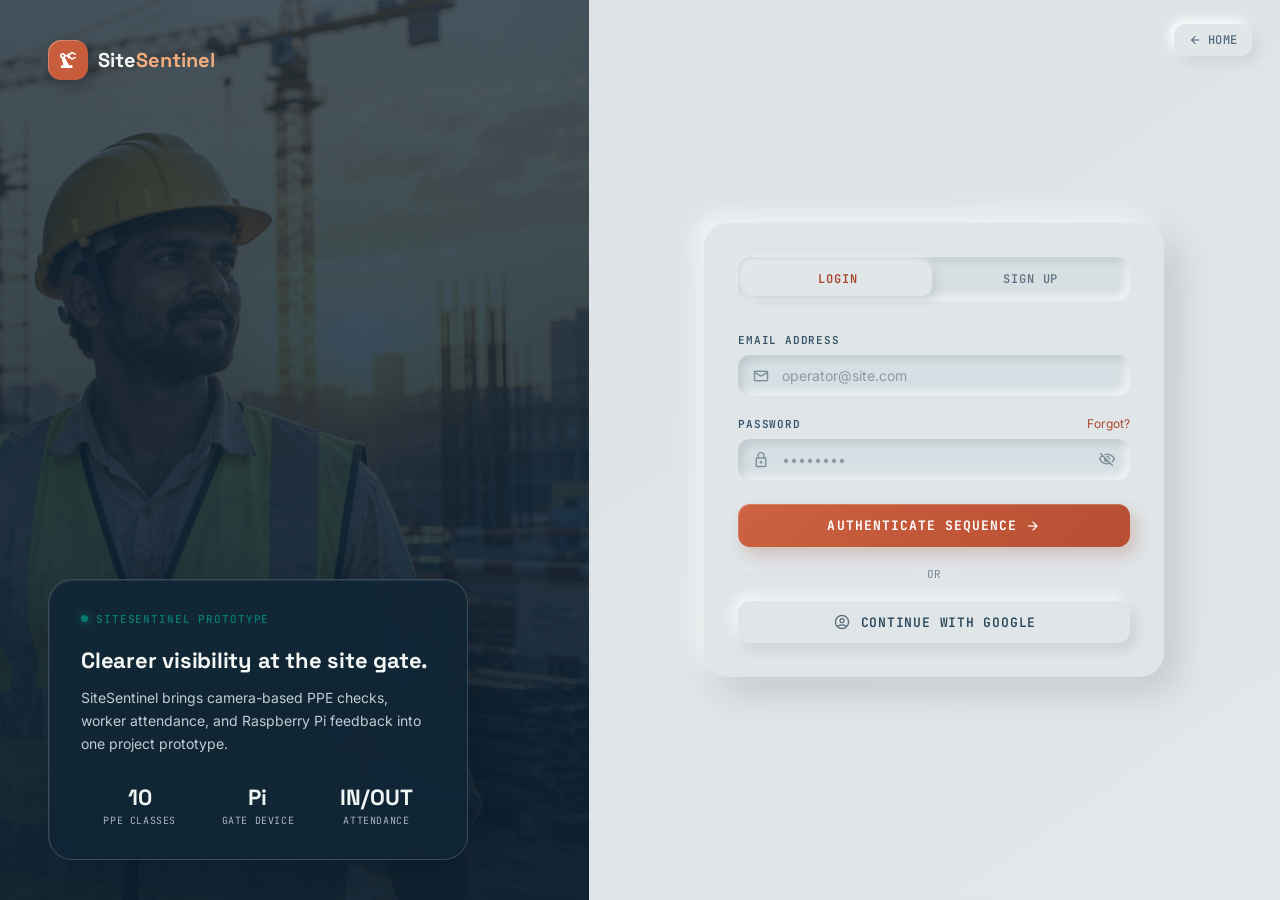
<file: login.html>
<!DOCTYPE html>
<html lang="en">
<head>
<meta charset="utf-8"/>
<meta content="width=device-width, initial-scale=1.0" name="viewport"/>
<title>SiteSentinel | Authentication</title>
<meta name="description" content="Sign in to SiteSentinel AI — Industrial Safety Monitoring Platform."/>
<link rel="icon" type="image/png" href="/frontend/images/favicon.png"/>
<link rel="apple-touch-icon" href="/frontend/images/favicon.png"/>
<link href="https://fonts.googleapis.com" rel="preconnect"/>
<link crossorigin="" href="https://fonts.gstatic.com" rel="preconnect"/>
<link href="https://fonts.googleapis.com/css2?family=Space+Grotesk:wght@300;400;500;600;700&family=Inter:wght@300;400;500;600&family=JetBrains+Mono:wght@400;500&display=swap" rel="stylesheet"/>
<link href="https://fonts.googleapis.com/css2?family=Material+Symbols+Outlined:wght,FILL@100..700,0..1&display=swap" rel="stylesheet"/>
<style>
  *, *::before, *::after { box-sizing: border-box; margin: 0; padding: 0; }

  :root {
    --bg: #080810;
    --bg-2: #0d0d1a;
    --surface: rgba(255,255,255,0.03);
    --surface-hover: rgba(255,255,255,0.06);
    --surface-elevated: rgba(255,255,255,0.05);
    --border: rgba(255,255,255,0.08);
    --border-bright: rgba(255,255,255,0.14);
    --primary: #ff6b2b;
    --primary-glow: rgba(255,107,43,0.3);
    --primary-dim: rgba(255,107,43,0.1);
    --accent: #00d4aa;
    --accent-dim: rgba(0,212,170,0.1);
    --error: #ff4757;
    --error-dim: rgba(255,71,87,0.1);
    --text: #f0eeff;
    --text-2: rgba(240,238,255,0.58);
    --text-3: rgba(240,238,255,0.32);
    --radius: 12px;
    --radius-lg: 18px;
  }

  html, body { height: 100%; }

  body {
    background: var(--bg);
    color: var(--text);
    font-family: 'Inter', sans-serif;
    overflow: hidden;
    -webkit-font-smoothing: antialiased;
  }
  ::selection { background: var(--primary-dim); color: var(--primary); }

  /* ── Autofill fix ── */
  input:-webkit-autofill,
  input:-webkit-autofill:hover,
  input:-webkit-autofill:focus {
    -webkit-box-shadow: 0 0 0 40px #12121e inset !important;
    -webkit-text-fill-color: var(--text) !important;
    transition: background-color 5000s ease-in-out 0s;
  }

  /* ── Layout ── */
  .auth-layout {
    display: flex; height: 100vh; overflow: hidden;
  }

  /* ── Left panel ── */
  .left-panel {
    width: 48%; position: relative;
    display: flex; flex-direction: column;
    justify-content: space-between; padding: 40px 48px;
    overflow: hidden;
    border-right: 1px solid var(--border);
  }

  /* Aurora gradient background */
  .left-panel::before {
    content: ''; position: absolute; inset: 0; z-index: 0;
    background:
      radial-gradient(ellipse 70% 50% at 20% 10%, rgba(255,107,43,0.15) 0%, transparent 55%),
      radial-gradient(ellipse 60% 70% at 80% 90%, rgba(0,212,170,0.10) 0%, transparent 55%),
      radial-gradient(ellipse 80% 60% at 50% 50%, rgba(60,30,120,0.12) 0%, transparent 70%);
    animation: auroraShift 10s ease-in-out infinite alternate;
  }
  @keyframes auroraShift {
    0%   { opacity: 1; transform: scale(1); }
    100% { opacity: 0.85; transform: scale(1.05) rotate(1deg); }
  }

  /* Background image */
  .left-panel-bg {
    position: absolute; inset: 0; z-index: 0;
    background-size: cover; background-position: center;
    background-image: url('https://lh3.googleusercontent.com/aida-public/[base64]');
    opacity: 0.12; filter: saturate(0.6) contrast(1.1);
  }

  /* Overlay gradient */
  .left-panel-overlay {
    position: absolute; inset: 0; z-index: 1;
    background: linear-gradient(
      to bottom,
      rgba(8,8,16,0.3) 0%,
      rgba(8,8,16,0.1) 40%,
      rgba(8,8,16,0.4) 100%
    );
  }

  /* Grid pattern */
  .left-panel-grid {
    position: absolute; inset: 0; z-index: 1;
    background-image:
      linear-gradient(rgba(255,255,255,0.025) 1px, transparent 1px),
      linear-gradient(90deg, rgba(255,255,255,0.025) 1px, transparent 1px);
    background-size: 40px 40px;
    mask-image: radial-gradient(ellipse 80% 80% at 50% 50%, black 30%, transparent 100%);
  }

  .left-content { position: relative; z-index: 10; }

  /* Brand logo */
  .brand {
    display: flex; align-items: center; gap: 10px;
  }
  .brand-icon {
    width: 40px; height: 40px; border-radius: 11px;
    background: linear-gradient(135deg, var(--primary), #ff8c42);
    display: flex; align-items: center; justify-content: center;
    box-shadow: 0 0 24px var(--primary-glow);
  }
  .brand-icon .material-symbols-outlined { font-size: 22px; color: white; font-variation-settings: 'FILL' 1; }
  .brand-name { font-family: 'Space Grotesk', sans-serif; font-size: 20px; font-weight: 700; }
  .brand-name span { color: var(--primary); }

  /* Value prop card */
  .value-card {
    background: rgba(8,8,16,0.55);
    backdrop-filter: blur(24px); -webkit-backdrop-filter: blur(24px);
    border: 1px solid var(--border-bright);
    border-radius: var(--radius-lg);
    padding: 32px; max-width: 420px;
    box-shadow: 0 0 0 1px rgba(0,0,0,0.2), 0 40px 80px rgba(0,0,0,0.4), inset 0 1px 0 rgba(255,255,255,0.07);
  }
  .value-card-status {
    display: flex; align-items: center; gap: 8px; margin-bottom: 20px;
  }
  .status-dot {
    width: 7px; height: 7px; border-radius: 50%;
    background: var(--accent); box-shadow: 0 0 8px var(--accent);
    animation: pulse 2s ease-in-out infinite;
  }
  @keyframes pulse {
    0%, 100% { box-shadow: 0 0 8px var(--accent); }
    50%       { box-shadow: 0 0 16px var(--accent); }
  }
  .status-text { font-size: 11px; font-family: 'JetBrains Mono', monospace; font-weight: 600; color: var(--accent); letter-spacing: 0.08em; text-transform: uppercase; }
  .value-card h2 { font-family: 'Space Grotesk', sans-serif; font-size: 22px; font-weight: 700; color: var(--text); margin-bottom: 12px; letter-spacing: -0.01em; }
  .value-card p { font-size: 14px; color: var(--text-2); line-height: 1.65; margin-bottom: 28px; }
  .value-metrics {
    display: grid; grid-template-columns: 1fr 1px 1fr 1px 1fr;
    align-items: center; gap: 0;
  }
  .metric-divider { height: 36px; background: var(--border-bright); }
  .metric { text-align: center; }
  .metric-val { font-family: 'Space Grotesk', sans-serif; font-size: 22px; font-weight: 700; color: var(--text); }
  .metric-label { font-size: 10px; font-family: 'JetBrains Mono', monospace; color: var(--text-3); text-transform: uppercase; letter-spacing: 0.06em; margin-top: 3px; }

  /* ── Right panel ── */
  .right-panel {
    flex: 1; display: flex; flex-direction: column;
    align-items: center; justify-content: center;
    padding: 40px 48px; position: relative; overflow-y: auto;
    background: var(--bg);
  }

  /* Back link */
  .back-link {
    position: absolute; top: 24px; right: 28px;
    display: flex; align-items: center; gap: 6px;
    font-size: 12px; font-weight: 500; color: var(--text-2);
    text-decoration: none; letter-spacing: 0.05em; text-transform: uppercase;
    font-family: 'JetBrains Mono', monospace;
    transition: color 0.2s;
    padding: 8px 14px; border-radius: 8px;
    border: 1px solid var(--border);
    background: var(--surface);
  }
  .back-link:hover { color: var(--text); border-color: var(--border-bright); }
  .back-link .material-symbols-outlined { font-size: 14px; transition: transform 0.2s; }
  .back-link:hover .material-symbols-outlined { transform: translateX(-2px); }

  /* Mobile brand */
  .mobile-brand {
    display: none; align-items: center; gap: 10px; margin-bottom: 40px;
    justify-content: center;
  }

  /* Form container */
  .form-container { width: 100%; max-width: 400px; }

  /* Tabs */
  .tabs {
    display: flex; gap: 4px; background: var(--surface); border: 1px solid var(--border);
    border-radius: 10px; padding: 4px; margin-bottom: 32px;
  }
  .tab-btn {
    flex: 1; padding: 9px 20px; border-radius: 7px;
    font-size: 12px; font-weight: 600; font-family: 'JetBrains Mono', monospace;
    text-transform: uppercase; letter-spacing: 0.07em;
    border: none; cursor: pointer; transition: all 0.25s;
    color: var(--text-2); background: transparent;
  }
  .tab-btn.active {
    background: rgba(255,107,43,0.15);
    color: var(--primary);
    box-shadow: 0 0 0 1px rgba(255,107,43,0.3);
  }
  .tab-btn:hover:not(.active) { color: var(--text); background: var(--surface-hover); }

  /* Forms */
  .auth-form { display: flex; flex-direction: column; gap: 20px; }
  .auth-form.hidden { display: none; }

  .form-group { display: flex; flex-direction: column; gap: 8px; }
  .form-label {
    font-size: 11px; font-weight: 600; font-family: 'JetBrains Mono', monospace;
    text-transform: uppercase; letter-spacing: 0.07em; color: var(--text-2);
  }
  .form-label-row { display: flex; justify-content: space-between; align-items: center; }
  .forgot-link { font-size: 12px; color: var(--primary); text-decoration: none; transition: opacity 0.2s; }
  .forgot-link:hover { opacity: 0.75; }

  .input-wrap { position: relative; }
  .input-icon {
    position: absolute; left: 14px; top: 50%; transform: translateY(-50%);
    font-size: 18px; color: var(--text-3); pointer-events: none;
    transition: color 0.2s;
  }
  .form-input {
    width: 100%; background: rgba(255,255,255,0.04);
    border: 1px solid var(--border);
    border-radius: 10px; padding: 12px 14px 12px 44px;
    font-size: 14px; color: var(--text); font-family: 'Inter', sans-serif;
    transition: all 0.25s; outline: none;
  }
  .form-input::placeholder { color: var(--text-3); }
  .form-input:focus {
    border-color: rgba(255,107,43,0.5);
    background: rgba(255,107,43,0.05);
    box-shadow: 0 0 0 3px rgba(255,107,43,0.12);
  }
  .form-input:focus + .input-icon-after,
  .input-wrap:focus-within .input-icon { color: var(--primary); }
  .form-input.no-icon { padding-left: 14px; }
  .form-input.with-btn { padding-right: 44px; }

  .toggle-pass-btn {
    position: absolute; right: 12px; top: 50%; transform: translateY(-50%);
    background: none; border: none; cursor: pointer;
    color: var(--text-3); transition: color 0.2s; padding: 2px;
  }
  .toggle-pass-btn:hover { color: var(--text-2); }
  .toggle-pass-btn .material-symbols-outlined { font-size: 18px; }

  .grid-2 { display: grid; grid-template-columns: 1fr 1fr; gap: 16px; }

  /* Submit button */
  .btn-submit {
    width: 100%; padding: 13px 24px; border-radius: 11px;
    font-size: 13px; font-weight: 700; font-family: 'JetBrains Mono', monospace;
    text-transform: uppercase; letter-spacing: 0.08em;
    color: white; border: none; cursor: pointer;
    background: linear-gradient(135deg, #ff6b2b, #ff8c42);
    box-shadow: 0 4px 24px var(--primary-glow);
    display: flex; align-items: center; justify-content: center; gap: 8px;
    transition: all 0.25s; position: relative; overflow: hidden;
    margin-top: 4px;
  }
  .btn-submit::before {
    content: ''; position: absolute; inset: 0;
    background: linear-gradient(135deg, rgba(255,255,255,0.12), transparent);
    opacity: 0; transition: opacity 0.25s;
  }
  .btn-submit:hover { transform: translateY(-1px); box-shadow: 0 8px 32px var(--primary-glow); }
  .btn-submit:hover::before { opacity: 1; }
  .btn-submit:disabled { opacity: 0.6; cursor: not-allowed; transform: none; }
  .btn-submit .material-symbols-outlined { font-size: 16px; }

  /* Divider */
  .divider {
    display: flex; align-items: center; gap: 12px;
  }
  .divider-line { flex: 1; height: 1px; background: var(--border); }
  .divider-text { font-size: 11px; color: var(--text-3); font-family: 'JetBrains Mono', monospace; text-transform: uppercase; letter-spacing: 0.08em; }

  /* Google button */
  .btn-google {
    width: 100%; padding: 12px 24px; border-radius: 11px;
    font-size: 13px; font-weight: 600; font-family: 'JetBrains Mono', monospace;
    text-transform: uppercase; letter-spacing: 0.06em;
    color: var(--text); background: var(--surface); border: 1px solid var(--border-bright);
    cursor: pointer; display: flex; align-items: center; justify-content: center; gap: 10px;
    transition: all 0.25s;
  }
  .btn-google:hover { background: var(--surface-hover); border-color: rgba(255,255,255,0.22); transform: translateY(-1px); }
  .btn-google .material-symbols-outlined { font-size: 18px; color: var(--text-2); }

  /* Terms text */
  .terms-text { font-size: 11.5px; color: var(--text-3); text-align: center; line-height: 1.6; }
  .terms-text a { color: var(--primary); text-decoration: none; }
  .terms-text a:hover { text-decoration: underline; }

  /* Password hint */
  .password-hint { font-size: 11px; color: var(--text-3); font-family: 'JetBrains Mono', monospace; margin-top: 4px; }

  /* Responsive */
  @media (max-width: 1024px) {
    .left-panel { display: none; }
    .right-panel { padding: 40px 24px; }
    .mobile-brand { display: flex; }
    .back-link { top: 16px; right: 16px; }
  }
  @media (max-width: 480px) {
    .form-container { max-width: 100%; }
    .grid-2 { grid-template-columns: 1fr; }
  }
</style>
<link rel="stylesheet" href="/assets/site-theme.css"/>
</head>
<body class="auth-page">
<div class="auth-layout">

  <!-- Left Panel -->
  <section class="left-panel">
    <div class="left-panel-bg"></div>
    <div class="left-panel-overlay"></div>
    <div class="left-panel-grid"></div>

    <div class="left-content brand">
      <div class="brand-icon">
        <span class="material-symbols-outlined">precision_manufacturing</span>
      </div>
      <span class="brand-name">Site<span>Sentinel</span></span>
    </div>

    <div class="left-content">
      <div class="value-card">
        <div class="value-card-status">
          <span class="status-dot"></span>
          <span class="status-text">SiteSentinel prototype</span>
        </div>
        <h2>Clearer visibility at the site gate.</h2>
        <p>SiteSentinel brings camera-based PPE checks, worker attendance, and Raspberry Pi feedback into one project prototype.</p>
        <div class="value-metrics">
          <div class="metric">
            <div class="metric-val">10</div>
            <div class="metric-label">PPE classes</div>
          </div>
          <div class="metric-divider"></div>
          <div class="metric">
            <div class="metric-val">Pi</div>
            <div class="metric-label">Gate device</div>
          </div>
          <div class="metric-divider"></div>
          <div class="metric">
            <div class="metric-val">IN/OUT</div>
            <div class="metric-label">Attendance</div>
          </div>
        </div>
      </div>
    </div>
  </section>

  <!-- Right Panel -->
  <section class="right-panel">
    <a class="back-link" href="/">
      <span class="material-symbols-outlined">arrow_back</span>
      Home
    </a>

    <!-- Mobile brand -->
    <div class="mobile-brand">
      <div class="brand-icon">
        <span class="material-symbols-outlined">precision_manufacturing</span>
      </div>
      <span class="brand-name">Site<span>Sentinel</span></span>
    </div>

    <div class="form-container">
      <!-- Tabs -->
      <div class="tabs">
        <button class="tab-btn active" id="tab-login" onclick="switchTab('login')">Login</button>
        <button class="tab-btn" id="tab-signup" onclick="switchTab('signup')">Sign Up</button>
      </div>

      <!-- Login Form -->
      <form class="auth-form" id="form-login" onsubmit="event.preventDefault();">
        <div class="form-group">
          <label class="form-label" for="login-email">Email Address</label>
          <div class="input-wrap">
            <span class="material-symbols-outlined input-icon">mail</span>
            <input class="form-input" id="login-email" placeholder="operator@site.com" type="email" autocomplete="email"/>
          </div>
        </div>
        <div class="form-group">
          <div class="form-label-row">
            <label class="form-label" for="login-password">Password</label>
            <a class="forgot-link" href="#">Forgot?</a>
          </div>
          <div class="input-wrap">
            <span class="material-symbols-outlined input-icon">lock</span>
            <input class="form-input with-btn" id="login-password" placeholder="••••••••" type="password" autocomplete="current-password"/>
            <button class="toggle-pass-btn" onclick="togglePassword('login-password', 'login-eye-icon')" type="button">
              <span class="material-symbols-outlined" id="login-eye-icon">visibility_off</span>
            </button>
          </div>
        </div>
        <button class="btn-submit" type="submit">
          Authenticate Sequence
          <span class="material-symbols-outlined">arrow_forward</span>
        </button>
        <div class="divider">
          <div class="divider-line"></div>
          <span class="divider-text">or</span>
          <div class="divider-line"></div>
        </div>
        <button class="btn-google" type="button" onclick="window.location.href='/auth/google'">
          <span class="material-symbols-outlined">account_circle</span>
          Continue with Google
        </button>
      </form>

      <!-- Sign Up Form -->
      <form class="auth-form hidden" id="form-signup" onsubmit="event.preventDefault();">
        <div class="grid-2">
          <div class="form-group">
            <label class="form-label" for="signup-name">Full Name</label>
            <input class="form-input no-icon" id="signup-name" placeholder="John Doe" type="text" autocomplete="name"/>
          </div>
          <div class="form-group">
            <label class="form-label" for="signup-company">Company</label>
            <input class="form-input no-icon" id="signup-company" placeholder="Acme Corp" type="text" autocomplete="organization"/>
          </div>
        </div>
        <div class="form-group">
          <label class="form-label" for="signup-email">Work Email</label>
          <div class="input-wrap">
            <span class="material-symbols-outlined input-icon">mail</span>
            <input class="form-input" id="signup-email" placeholder="name@company.com" type="email" autocomplete="email"/>
          </div>
        </div>
        <div class="form-group">
          <label class="form-label" for="signup-password">Password</label>
          <div class="input-wrap">
            <span class="material-symbols-outlined input-icon">lock</span>
            <input class="form-input with-btn" id="signup-password" placeholder="••••••••" type="password" autocomplete="new-password"/>
            <button class="toggle-pass-btn" onclick="togglePassword('signup-password', 'signup-eye-icon')" type="button">
              <span class="material-symbols-outlined" id="signup-eye-icon">visibility_off</span>
            </button>
          </div>
          <span class="password-hint">Min. 12 characters, include numbers &amp; symbols.</span>
        </div>
        <button class="btn-submit" type="submit">
          Initialize Account
        </button>
        <div class="divider">
          <div class="divider-line"></div>
          <span class="divider-text">or</span>
          <div class="divider-line"></div>
        </div>
        <button class="btn-google" type="button" onclick="window.location.href='/auth/google'">
          <span class="material-symbols-outlined">account_circle</span>
          Continue with Google
        </button>
        <p class="terms-text">
          By creating an account, you agree to our
          <a href="#">Terms of Service</a> and <a href="#">Privacy Policy</a>.
        </p>
      </form>

    </div>
  </section>
</div>

<script>
  const urlParams = new URLSearchParams(window.location.search);
  if (urlParams.has('error')) {
    alert('Google sign-in error: ' + urlParams.get('error'));
  }

  // ── Tab switcher ──
  function switchTab(tab) {
    const loginForm   = document.getElementById('form-login');
    const signupForm  = document.getElementById('form-signup');
    const loginTabBtn = document.getElementById('tab-login');
    const signupTabBtn = document.getElementById('tab-signup');

    if (tab === 'login') {
      loginForm.classList.remove('hidden');
      signupForm.classList.add('hidden');
      loginTabBtn.classList.add('active');
      signupTabBtn.classList.remove('active');
    } else {
      signupForm.classList.remove('hidden');
      loginForm.classList.add('hidden');
      signupTabBtn.classList.add('active');
      loginTabBtn.classList.remove('active');
    }
  }

  // ── Toggle password ──
  function togglePassword(inputId, iconId) {
    const input = document.getElementById(inputId);
    const icon  = document.getElementById(iconId);
    if (input.type === 'password') {
      input.type = 'text';
      icon.textContent = 'visibility';
      icon.style.color = 'var(--primary)';
    } else {
      input.type = 'password';
      icon.textContent = 'visibility_off';
      icon.style.color = '';
    }
  }

  // ── LOGIN ──
  document.getElementById('form-login').addEventListener('submit', async function() {
    const email    = document.getElementById('login-email').value;
    const password = document.getElementById('login-password').value;
    const btn      = this.querySelector('button[type="submit"]');
    btn.disabled = true;
    btn.innerHTML = 'Authenticating...';

    const res  = await fetch('/api/login', {
      method: 'POST',
      headers: { 'Content-Type': 'application/json' },
      body: JSON.stringify({ email, password })
    });
    const data = await res.json();

    if (res.ok) {
      const loginTime = (data.login_time ? Math.floor(data.login_time * 1000) : Date.now()).toString();
      sessionStorage.setItem('ss_login_time', loginTime);
      window.location.href = '/dashboard';
    } else {
      alert(data.error || 'Login failed.');
      btn.disabled = false;
      btn.innerHTML = 'Authenticate Sequence <span class="material-symbols-outlined">arrow_forward</span>';
    }
  });

  // ── SIGNUP ──
  document.getElementById('form-signup').addEventListener('submit', async function() {
    const name     = document.getElementById('signup-name').value;
    const company  = document.getElementById('signup-company').value;
    const email    = document.getElementById('signup-email').value;
    const password = document.getElementById('signup-password').value;
    const btn      = this.querySelector('button[type="submit"]');
    btn.disabled = true;
    btn.textContent = 'Initializing...';

    const res  = await fetch('/api/signup', {
      method: 'POST',
      headers: { 'Content-Type': 'application/json' },
      body: JSON.stringify({ name, company, email, password })
    });
    const data = await res.json();

    if (res.ok) {
      alert('Account created! Please log in.');
      switchTab('login');
    } else {
      alert(data.error || 'Signup failed.');
    }
    btn.disabled = false;
    btn.textContent = 'Initialize Account';
  });
</script>
</body>
</html>
</file>
<file: assets/site-theme.css>
/* SiteSentinel interface refresh: warm light surfaces, deep-blue anchors and tactile controls. */

body.landing-page,
body.auth-page,
body.dashboard-page {
  --bg: #e1e6e9;
  --bg-2: #e8ecee;
  --surface: #e1e6e9;
  --surface-hover: #d9e0e3;
  --surface-elevated: #e7ebed;
  --border: rgba(35, 59, 76, .12);
  --border-bright: rgba(35, 59, 76, .18);
  --primary: #c85d3d;
  --primary-glow: rgba(200, 93, 61, .23);
  --primary-dim: rgba(200, 93, 61, .11);
  --accent: #08796f;
  --accent-glow: rgba(8, 121, 111, .17);
  --accent-dim: rgba(8, 121, 111, .10);
  --secondary: #5877bb;
  --secondary-dim: rgba(88, 119, 187, .11);
  --warning: #a96708;
  --warning-dim: rgba(169, 103, 8, .11);
  --error: #bd4051;
  --error-dim: rgba(189, 64, 81, .10);
  --text: #183044;
  --text-1: #183044;
  --text-2: #5d6f7c;
  --text-3: #7e8d98;
  --soft-shadow: 10px 10px 24px rgba(45, 66, 83, .10), -9px -9px 22px rgba(255,255,255,.86);
  --soft-shadow-hover: 14px 15px 30px rgba(45, 66, 83, .14), -9px -9px 24px rgba(255,255,255,.9);
  color-scheme: light;
}

body.landing-page {
  background: linear-gradient(145deg, #e7ebed 0%, #dfe5e8 54%, #e4e8e8 100%);
  color: var(--text);
}
body.landing-page .mesh-bg {
  background: radial-gradient(ellipse 65% 45% at 82% 15%, rgba(8,121,111,.10), transparent 72%),
              radial-gradient(ellipse 52% 48% at 5% 70%, rgba(200,93,61,.07), transparent 72%);
  animation: none;
}
body.landing-page .grid-pattern { display: none; }
body.landing-page .orb { opacity: .28; filter: blur(100px); }
body.landing-page nav:not(.footer-links) {
  top: 14px; left: max(18px, calc((100vw - 1320px)/2)); right: max(18px, calc((100vw - 1320px)/2));
  height: 66px; padding: 0 24px; border: 1px solid rgba(255,255,255,.12); border-radius: 18px;
  background: rgba(22, 43, 61, .94); box-shadow: 0 16px 34px rgba(27,46,62,.2);
  --text: #f5f7f6; --text-2: #c1ccd0; --text-3: #a4b0b6;
}
body.landing-page .nav-logo-icon { border-radius: 12px; background: #c85d3d; box-shadow: inset 2px 2px 4px rgba(255,255,255,.2), 4px 5px 12px rgba(0,0,0,.24); }
body.landing-page .nav-logo-text span { color: #f2b276; }
body.landing-page .nav-link { border-radius: 10px; }
body.landing-page .nav-link.active { background: rgba(255,255,255,.1); color: #f3b38a; }
body.landing-page .btn-ghost { border-radius: 11px; }
body.landing-page .btn-primary { background: linear-gradient(135deg,#d96d49,#bd5034); box-shadow: 5px 6px 13px rgba(0,0,0,.22), inset 1px 1px 0 rgba(255,255,255,.22); }
body.landing-page .hero { max-width: 1440px; gap: 58px; padding-top: 140px; }
body.landing-page .hero-badge { border: 0; border-radius: 999px; background: #e3e9ec; box-shadow: inset 3px 3px 7px rgba(57,76,90,.10), inset -3px -3px 7px white; }
body.landing-page .hero-title { color: #193449; }
body.landing-page .hero-title .highlight { background: linear-gradient(120deg,#b44b32,#d78345); -webkit-background-clip: text; background-clip: text; }
body.landing-page .hero-desc { color: #566b7a; }
body.landing-page .btn-secondary { border: 0; border-radius: 12px; background: #e1e6e9; box-shadow: 6px 6px 13px rgba(54,75,91,.12), -5px -5px 12px white; color: #244256; }
body.landing-page .btn-secondary:hover { background: #dbe1e4; box-shadow: inset 3px 3px 6px rgba(54,75,91,.1), inset -3px -3px 7px white; }
body.landing-page .prototype-mark { width: 42px; height: 42px; display:grid; place-items:center; flex:none; border-radius: 13px; background: #e5eaed; color: var(--accent); box-shadow: inset 3px 3px 7px rgba(57,76,90,.12), inset -3px -3px 7px white; }
body.landing-page .prototype-mark .material-symbols-outlined { font-size: 22px; }
body.landing-page .hero-proof-text { color: #637582; line-height: 1.55; }
body.landing-page .hero-proof-text strong { color: #1c3b50; }
body.landing-page .hero-card-wrap { border: 7px solid rgba(244,247,247,.9); border-radius: 28px; box-shadow: 16px 22px 46px rgba(26,43,56,.2), -8px -8px 18px rgba(255,255,255,.85); }
body.landing-page .hero-img { opacity: .93; filter: saturate(.91); object-position: right center; }
body.landing-page .hero-card-wrap:hover .hero-img { opacity: .97; transform: scale(1.015); }
body.landing-page .hero-stats-overlay { background: linear-gradient(0deg,rgba(15,34,48,.92),rgba(15,34,48,.56)); }
body.landing-page .stats-bar { padding-bottom: 52px; }
body.landing-page .stats-bar-inner { gap: 12px; overflow: visible; border: 0; background: transparent; }
body.landing-page .stat-block { border-radius: 17px; background: #e1e6e9; box-shadow: var(--soft-shadow); padding: 25px 24px; }
body.landing-page .stat-block:hover { background: #e1e6e9; transform: translateY(-3px); box-shadow: var(--soft-shadow-hover); }
body.landing-page .stat-block-num { color: #1a394d; font-size: clamp(22px,2.3vw,32px); }
body.landing-page .stat-block-label { color: #687b88; }
body.landing-page .features-section { max-width: none; padding: 68px max(32px,calc((100vw - 1280px)/2)) 92px; background: rgba(218,225,228,.62); }
body.landing-page .section-title { color: #193449; }
body.landing-page .section-desc { color: #5d7080; }
body.landing-page .feature-card { border: 0; border-radius: 20px; background: #e1e6e9; box-shadow: var(--soft-shadow); }
body.landing-page .feature-card:hover { border-color: transparent; transform: translateY(-5px); box-shadow: var(--soft-shadow-hover); }
body.landing-page .feature-icon { border: 0; border-radius: 15px; background: #dfe4e7; box-shadow: inset 4px 4px 9px rgba(55,74,89,.11), inset -4px -4px 9px white; }
body.landing-page .feature-icon.teal { background: #e1eeeb; }
body.landing-page .feature-title { color: #213d51; }
body.landing-page .feature-desc { color: #657783; }
body.landing-page footer { max-width: none; margin: 0; padding: 42px max(32px,calc((100vw - 1280px)/2)); background: #172f43; border: 0; color: #f3f6f5; }
body.landing-page footer nav.footer-links { position: static; inset: auto; height: auto; padding: 0; background: none; border: 0; border-radius: 0; box-shadow: none; backdrop-filter: none; -webkit-backdrop-filter: none; }
body.landing-page footer .footer-logo { color: #f3f6f5; }
body.landing-page footer .footer-logo span { color: #f2ad7d; }
body.landing-page footer .footer-copy, body.landing-page footer .footer-link { color: #b5c3ca; }
body.landing-page footer .footer-link:hover { color: #f2ad7d; }

/* Sign in and account creation */
body.auth-page { min-height: 100vh; height: auto; overflow-x: hidden; overflow-y: auto; background: #e9eef2; }
body.auth-page .auth-layout { min-height: 100vh; height: auto; }
body.auth-page .left-panel { width: 46%; min-height: 100vh; border: 0; background: #172f43; }
body.auth-page .left-panel-bg { background-image: url('/assets/sitesentinel-cover.png'); background-position: right center; opacity: .28; filter: saturate(.78); }
body.auth-page .left-panel::before { background: linear-gradient(135deg,rgba(14,34,51,.66),rgba(17,55,67,.22)); animation: none; }
body.auth-page .left-panel-overlay { background: linear-gradient(180deg,rgba(12,31,47,.1),rgba(12,31,47,.82)); }
body.auth-page .left-panel-grid { opacity: .35; }
body.auth-page .brand-icon { background: #c85d3d; border-radius: 13px; box-shadow: 5px 7px 15px rgba(0,0,0,.24), inset 1px 1px 0 rgba(255,255,255,.25); }
body.auth-page .brand-name span { color: #f2ad7d; }
body.auth-page .value-card { background: rgba(16,38,54,.83); border: 1px solid rgba(255,255,255,.17); border-radius: 24px; box-shadow: 16px 20px 42px rgba(3,15,24,.25), inset 1px 1px 0 rgba(255,255,255,.08); }
body.auth-page .value-card h2 { color: #f5f7f5; }
body.auth-page .value-card p { color: #c1cdd1; }
body.auth-page .metric-val { color: #eff5f3; }
body.auth-page .metric-label { color: #a5b7bf; }
body.auth-page .right-panel { background: linear-gradient(145deg,#dce2e5,#e3e7e9); }
body.auth-page .form-container { max-width: 460px; padding: 34px; border-radius: 24px; background: #e0e5e8; box-shadow: 14px 16px 34px rgba(45,65,80,.17), -8px -8px 22px rgba(255,255,255,.72); }
body.auth-page .brand-name { color: #f5f7f6; }
body.auth-page .mobile-brand .brand-name { color: #193449; }
body.auth-page .back-link { color: #526a7a; border: 0; background: #e1e6e9; border-radius: 12px; box-shadow: 5px 5px 12px rgba(45,65,80,.11), -4px -4px 11px white; }
body.auth-page .tabs { border: 0; border-radius: 13px; padding: 5px; background: #d7dfe3; box-shadow: inset 4px 4px 9px rgba(46,67,83,.13), inset -4px -4px 9px rgba(255,255,255,.72); }
body.auth-page .tab-btn { border-radius: 10px; color: #637685; }
body.auth-page .tab-btn.active { color: #a9442b; background: #e1e6e9; box-shadow: 4px 4px 9px rgba(46,67,83,.13), -3px -3px 8px rgba(255,255,255,.72); }
body.auth-page .form-label { color: #385267; }
body.auth-page .form-input { color: #183044; background: #d6dfe3; border: 0; border-radius: 12px; box-shadow: inset 4px 4px 8px rgba(46,67,83,.15), inset -4px -4px 9px rgba(255,255,255,.72); }
body.auth-page .form-input::placeholder { color: #8c9aa3; }
body.auth-page .form-input:focus { background: #dce3e6; border: 0; box-shadow: inset 2px 2px 5px rgba(46,67,83,.11), inset -2px -2px 5px rgba(255,255,255,.78), 0 0 0 3px rgba(8,121,111,.14); }
body.auth-page .input-icon, body.auth-page .toggle-pass-btn { color: #7c8e99; }
body.auth-page .form-input:focus + .input-icon-after, body.auth-page .input-wrap:focus-within .input-icon { color: var(--accent); }
body.auth-page .btn-submit { border-radius: 12px; background: linear-gradient(135deg,#cc6240,#b84e32); box-shadow: 6px 8px 16px rgba(157,70,47,.24), inset 1px 1px 0 rgba(255,255,255,.2); }
body.auth-page .btn-submit:hover { box-shadow: 7px 9px 18px rgba(157,70,47,.3), inset 1px 1px 0 rgba(255,255,255,.2); }
body.auth-page .btn-google { color: #29475b; background: #e0e5e8; border: 0; border-radius: 12px; box-shadow: 5px 6px 13px rgba(45,65,80,.13), -5px -5px 13px rgba(255,255,255,.75); }
body.auth-page .btn-google:hover { background: #dce3e6; border: 0; box-shadow: inset 3px 3px 7px rgba(45,65,80,.1), inset -3px -3px 7px white; }
body.auth-page .divider-line { background: #d5dee3; }
body.auth-page .divider-text, body.auth-page .terms-text, body.auth-page .password-hint { color: #778895; }
body.auth-page .terms-text a, body.auth-page .forgot-link { color: #a94830; }
body.auth-page input:-webkit-autofill, body.auth-page input:-webkit-autofill:hover, body.auth-page input:-webkit-autofill:focus { -webkit-box-shadow: 0 0 0 40px #dce3e6 inset !important; -webkit-text-fill-color: #183044 !important; }

/* Operations dashboard: dark navigation rail paired with a light, tactile work area. */
body.dashboard-page { min-height: 100vh; background: #dfe5e8; color: #183044; }
body.dashboard-page .sidebar {
  --text: #eef5f4; --text-1: #eef5f4; --text-2: #adbdc7; --text-3: #8296a3;
  --surface: rgba(255,255,255,.045); --surface-hover: rgba(255,255,255,.085); --surface-elevated: rgba(255,255,255,.075);
  --border: rgba(255,255,255,.09); --border-bright: rgba(255,255,255,.15);
  --accent: #55cfad; --accent-dim: rgba(85,207,173,.13); --secondary: #9ab0ee;
  background: #172f43; border: 0; box-shadow: 9px 0 24px rgba(24,45,61,.13);
}
body.dashboard-page .sidebar::before { background: radial-gradient(ellipse 100% 100% at 50% 0%,rgba(200,93,61,.2),transparent 70%); }
body.dashboard-page .sidebar-header { border-color: rgba(255,255,255,.1); }
body.dashboard-page .logo-icon { border-radius: 12px; background: #c85d3d; box-shadow: 4px 5px 12px rgba(0,0,0,.22), inset 1px 1px 0 rgba(255,255,255,.2); }
body.dashboard-page .logo-text { color: #f1f5f3; }
body.dashboard-page .logo-text span { color: #f2ad7d; }
body.dashboard-page .sidebar-new-btn { border: 0; border-radius: 12px; color: #ffe4d8; background: rgba(200,93,61,.22); box-shadow: inset 1px 1px 0 rgba(255,255,255,.1), 4px 6px 12px rgba(4,17,28,.16); }
body.dashboard-page .nav-item { border-radius: 11px; }
body.dashboard-page .nav-item.active { border: 0; background: rgba(255,255,255,.1); box-shadow: inset 2px 2px 5px rgba(0,0,0,.12), inset -1px -1px 3px rgba(255,255,255,.04); }
body.dashboard-page .nav-item.active .material-symbols-outlined { color: #f2ad7d; }
body.dashboard-page .sidebar-footer { border-color: rgba(255,255,255,.1); }
body.dashboard-page .pi-stream-btn { color: #f3b697 !important; border: 1px solid rgba(200,93,61,.35) !important; background: rgba(200,93,61,.16) !important; }
body.dashboard-page .pi-stream-btn.running { color: #68d5b1 !important; border-color: rgba(85,207,173,.32) !important; background: rgba(85,207,173,.12) !important; }
body.dashboard-page .main-area { background: linear-gradient(145deg,#e3e8eb 0%,#dce3e6 100%); }
body.dashboard-page .topbar { border: 0; background: rgba(224,230,233,.9); box-shadow: 0 5px 20px rgba(44,65,80,.09); }
body.dashboard-page .topbar-search { border: 0; border-radius: 12px; background: #d8e0e3; box-shadow: inset 3px 3px 7px rgba(45,65,80,.13), inset -3px -3px 7px rgba(255,255,255,.75); }
body.dashboard-page .search-input { color: #183044; }
body.dashboard-page .topbar-live { border: 0; color: #08796f; background: #e0efeb; box-shadow: inset 2px 2px 5px rgba(45,65,80,.07), inset -2px -2px 5px white; }
body.dashboard-page .user-pill { border: 0; background: #e1e6e9; box-shadow: 4px 5px 11px rgba(45,65,80,.10), -4px -4px 10px white; }
body.dashboard-page .user-avatar { background: linear-gradient(135deg,#6c91a9,#3b687f); }
body.dashboard-page .page-header h1 { color: #183044; }
body.dashboard-page .page-header p { color: #647784; }
body.dashboard-page .btn-export { border: 0; border-radius: 11px; color: #24485c; background: #e1e6e9; box-shadow: 5px 6px 13px rgba(45,65,80,.11), -5px -5px 12px white; }
body.dashboard-page .btn-export:hover { background: #dce3e6; border: 0; box-shadow: inset 3px 3px 7px rgba(45,65,80,.09), inset -3px -3px 7px white; }
body.dashboard-page .cam-card, body.dashboard-page .session-card, body.dashboard-page .kpi-card, body.dashboard-page .panel { border: 0; border-radius: 17px; background: #e1e6e9; box-shadow: var(--soft-shadow); overflow: hidden; }
body.dashboard-page .cam-header, body.dashboard-page .cam-hud-footer { color: #29485c; background: #dce3e6; border-color: rgba(35,59,76,.1); }
body.dashboard-page .cam-title { color: #244256; }
body.dashboard-page .cam-meta { color: #657a88; }
body.dashboard-page .cam-preview-box { border: 5px solid #dce3e6; border-radius: 0; box-shadow: inset 0 0 0 1px rgba(255,255,255,.08); }
body.dashboard-page .cam-watermark { color: #d1dce0; }
body.dashboard-page .eval-status-badge { border: 0; border-radius: 9px; background: #dce3e6; box-shadow: inset 3px 3px 6px rgba(45,65,80,.10), inset -3px -3px 6px white; }
body.dashboard-page .cam-btn { border: 0; border-radius: 9px; box-shadow: 4px 5px 10px rgba(45,65,80,.09), -3px -3px 8px white; }
body.dashboard-page .session-header { border-color: rgba(35,59,76,.12); }
body.dashboard-page .session-title { color: #506978; }
body.dashboard-page .session-label { color: #72838e; }
body.dashboard-page .session-val { color: #183044; }
body.dashboard-page .score-gauge { border: 0; background: #d8e0e3; box-shadow: inset 4px 4px 8px rgba(45,65,80,.13), inset -4px -4px 8px rgba(255,255,255,.75); }
body.dashboard-page .gauge-bar, body.dashboard-page .kpi-bar-track, body.dashboard-page .score-bar { background: #d7e0e5; }
body.dashboard-page .kpi-card { position: relative; }
body.dashboard-page .kpi-card::before { content:""; position:absolute; top:0; left:20px; width:42px; height:3px; border-radius:0 0 5px 5px; background:var(--accent); }
body.dashboard-page .kpi-label { color: #5f7482; }
body.dashboard-page .kpi-value { color: #18394d; }
body.dashboard-page .kpi-sub { color: #758691; }
body.dashboard-page .kpi-icon-wrap { border-radius: 11px; box-shadow: inset 2px 2px 5px rgba(45,65,80,.08), inset -2px -2px 5px white; }
body.dashboard-page .panel-header { border-color: rgba(35,59,76,.11); }
body.dashboard-page .panel-title { color: #244256; }
body.dashboard-page .panel-title-sub { color: #7a8993; }
body.dashboard-page th { color: #687b87; background: #d8e0e3; border-color: rgba(35,59,76,.1); }
body.dashboard-page td { color: #29465a; border-color: rgba(35,59,76,.09); }
body.dashboard-page tr:hover td { background: rgba(255,255,255,.58); }
body.dashboard-page .table-wrap {
  overflow-x: auto !important;
  overflow-y: auto !important;
  scrollbar-width: thin;
  scrollbar-color: #6a7f8d #cfd7db;
  -webkit-overflow-scrolling: touch;
}
body.dashboard-page .panel > .table-wrap,
body.dashboard-page .roster-scroll-wrap {
  flex: 1 1 auto !important;
  min-height: 0 !important;
  max-height: none !important;
}
body.dashboard-page .table-wrap::-webkit-scrollbar {
  height: 9px !important;
  width: 8px !important;
}
body.dashboard-page .table-wrap::-webkit-scrollbar-track {
  background: #cfd7db !important;
  border-radius: 6px !important;
}
body.dashboard-page .table-wrap::-webkit-scrollbar-thumb {
  background: #6a7f8d !important;
  border-radius: 6px !important;
  border: 1.5px solid #cfd7db !important;
}
body.dashboard-page .table-wrap::-webkit-scrollbar-thumb:hover {
  background: #c85d3d !important;
}
body.dashboard-page .roster-table {
  min-width: 980px !important;
}
body.dashboard-page .roster-table th,
body.dashboard-page .roster-table td {
  white-space: nowrap !important;
}
body.dashboard-page .worker-avatar { color: #35576c; border: 0; border-radius: 10px; background: #d8e0e3; box-shadow: inset 2px 2px 4px rgba(45,65,80,.08), inset -2px -2px 4px white; }
body.dashboard-page .status-badge.active, body.dashboard-page .helmet-badge.scanned { color: #08796f; border: 0; background: #deeee9; }
body.dashboard-page .status-badge.offsite, body.dashboard-page .helmet-badge.assigned { color: #657a88; border: 0; background: #e6ebee; }
body.dashboard-page .ppe-icons .inactive-icon { color: #bdc8ce; }
body.dashboard-page .action-btn { color: #71828c; }
body.dashboard-page .action-btn:hover { border: 0; background: #d8e0e3; box-shadow: 3px 3px 7px rgba(45,65,80,.1), -3px -3px 7px white; }
body.dashboard-page .quick-actions-body { padding: 17px; }
body.dashboard-page .qa-btn { border: 0; border-radius: 11px; box-shadow: 4px 5px 10px rgba(45,65,80,.09), -3px -3px 8px white; }
body.dashboard-page .qa-btn.primary { color: #a84a30; background: #f3e7e1; }
body.dashboard-page .qa-btn.accent { color: #08796f; background: #e0efeb; }
body.dashboard-page .qa-btn.secondary { color: #4b68a6; background: #e5eaf5; }
body.dashboard-page .alert-item { border: 0; border-radius: 12px; background: #e1e6e9; box-shadow: inset 2px 2px 5px rgba(45,65,80,.07), inset -2px -2px 5px white; }
body.dashboard-page .alert-worker-name { color: #234459; }
body.dashboard-page .alert-worker-id, body.dashboard-page .alert-time { color: #778792; }
body.dashboard-page .alert-desc { color: #5d7180; }
body.dashboard-page .alert-tag { color: #627784; border: 0; background: #e4eaed; }
body.dashboard-page .alert-tag.pass { color: #08796f; background: #deeee9; }
body.dashboard-page .alert-tag.fail { color: #b83e4c; background: #f5e3e4; }
body.dashboard-page .alert-tag.warn { color: #98600d; background: #f2eadb; }
body.dashboard-page .alert-ack-btn { border: 0; border-radius: 8px; color: #657985; background: #d8e0e3; box-shadow: 2px 3px 6px rgba(45,65,80,.08), -2px -2px 6px white; }
body.dashboard-page .modal-overlay { background: rgba(17,37,53,.52); }
body.dashboard-page .modal { color: #183044; border: 0; border-radius: 20px; background: #e1e6e9; box-shadow: 18px 22px 50px rgba(10,28,41,.28), inset 1px 1px 0 white; }
body.dashboard-page .modal-header, body.dashboard-page .modal-footer { border-color: rgba(35,59,76,.11); background: #dce3e6; }
body.dashboard-page .modal-title { color: #1b3c51; }
body.dashboard-page .modal-subtitle { color: #71838e; }
body.dashboard-page .modal-close { color: #647985; }
body.dashboard-page .field-label { color: #4b6576; }
body.dashboard-page .field-input, body.dashboard-page .field-select, body.dashboard-page .filter-select { color: #183044; border: 0; border-radius: 10px; background: #d8e0e3; box-shadow: inset 3px 3px 6px rgba(45,65,80,.10), inset -3px -3px 6px white; color-scheme: light; }
body.dashboard-page select option { color: #183044; background: #f2f5f5; }
body.dashboard-page .filter-select option, body.dashboard-page .field-select option { color: #183044; background: #f2f5f5; }
body.dashboard-page .field-input:focus, body.dashboard-page .field-select:focus { box-shadow: inset 2px 2px 5px rgba(45,65,80,.08), inset -2px -2px 5px white, 0 0 0 3px rgba(8,121,111,.13); }
body.dashboard-page .btn-modal-cancel, body.dashboard-page .btn-modal-primary { border: 0; border-radius: 10px; box-shadow: 4px 5px 10px rgba(45,65,80,.10), -3px -3px 8px white; }
body.dashboard-page .btn-modal-cancel { color: #536d7d; background: #e1e6e9; }
body.dashboard-page .btn-modal-primary.orange { color: white; background: #c85d3d; box-shadow: 4px 6px 12px rgba(157,70,47,.21), inset 1px 1px 0 rgba(255,255,255,.2); }
body.dashboard-page .btn-modal-primary.teal { color: white; background: #08796f; box-shadow: 4px 6px 12px rgba(8,95,87,.19), inset 1px 1px 0 rgba(255,255,255,.17); }
body.dashboard-page .drop-zone { border-color: #9fb2bc; border-radius: 14px; background: #dce3e6; }
body.dashboard-page .detail-kpi-card { color: #183044; border: 0; border-radius: 12px; background: #dce3e6; box-shadow: inset 3px 3px 7px rgba(45,65,80,.08), inset -3px -3px 7px white; }
body.dashboard-page .report-radio-card { border: 0; border-radius: 11px; background: #dce3e6; box-shadow: 3px 4px 8px rgba(45,65,80,.08), -3px -3px 8px white; }
body.dashboard-page .report-radio-card.selected { color: #a94830; background: #f3e7e1; box-shadow: inset 2px 2px 5px rgba(45,65,80,.06), inset -2px -2px 5px white; }

/* Focus visibility, comfortable motion and smaller screens */
body.landing-page a:focus-visible, body.landing-page button:focus-visible,
body.auth-page a:focus-visible, body.auth-page button:focus-visible,
body.auth-page input:focus-visible, body.dashboard-page button:focus-visible,
body.dashboard-page a:focus-visible, body.dashboard-page input:focus-visible,
body.dashboard-page select:focus-visible {
  outline: 3px solid rgba(8,121,111,.48); outline-offset: 3px;
}
@media (max-width: 1024px) {
  body.landing-page nav:not(.footer-links) { top: 8px; left: 10px; right: 10px; padding-inline: 16px; }
  body.landing-page .hero { padding-top: 112px; }
  body.auth-page .left-panel { width: 40%; padding: 32px 28px; }
  body.auth-page .right-panel { padding: 76px 24px 32px; }
  body.auth-page .form-container { padding: 28px; }
  body.dashboard-page .sidebar { width: 208px; }
  body.dashboard-page { --sidebar-w: 208px; }
  body.dashboard-page .topbar { padding-inline: 20px; }
  body.dashboard-page .page-content { padding: 22px 20px; }
  body.dashboard-page .monitoring-grid { grid-template-columns: 1fr; }
  body.dashboard-page .main-grid { grid-template-columns: 1fr !important; }
}
@media (max-width: 760px) {
  body.landing-page nav:not(.footer-links) { height: 60px; }
  body.landing-page .nav-actions { gap: 6px; }
  body.landing-page .btn-primary { padding: 9px 13px; }
  body.landing-page .hero { padding: 104px 22px 48px; gap: 36px; }
  body.landing-page .hero-title { font-size: clamp(36px,9vw,48px); }
  body.landing-page .stats-bar { padding: 0 22px 48px; }
  body.landing-page .stats-bar-inner { grid-template-columns: repeat(2,minmax(0,1fr)); }
  body.landing-page .stat-block { padding: 18px; }
  body.landing-page .features-section { padding: 54px 22px 64px; }
  body.landing-page .features-grid { grid-template-columns: repeat(2,minmax(0,1fr)); gap: 14px; }
  body.landing-page .feature-card { padding: 22px; }
  body.landing-page footer { padding: 32px 22px; }
  body.auth-page .auth-layout { display: block; }
  body.auth-page .left-panel { display: none; }
  body.auth-page .right-panel { min-height: 100vh; padding: 80px 18px 28px; }
  body.auth-page .mobile-brand { display: flex; margin-bottom: 24px; }
  body.auth-page .form-container { max-width: 500px; padding: 24px 20px; }
  body.dashboard-page { display: block; }
  body.dashboard-page .sidebar { width: 100%; height: auto; min-height: unset; position: sticky; top: 0; flex-direction: row; flex-wrap: wrap; }
  body.dashboard-page .sidebar-header { width: 100%; padding: 11px 16px; }
  body.dashboard-page .sidebar-body { width: 100%; overflow: visible; padding: 7px 10px; display: grid; grid-template-columns: repeat(2,minmax(0,1fr)); gap: 5px; }
  body.dashboard-page .nav-section-label { display: none; }
  body.dashboard-page .sidebar-new-btn { margin: 0; padding: 9px; justify-content: center; }
  body.dashboard-page .nav-item { justify-content: center; padding: 9px 7px; font-size: 11px; }
  body.dashboard-page .sidebar-footer { width: 100%; padding: 7px 10px 10px; flex-direction: row; border-top: 0; }
  body.dashboard-page .sidebar-footer .nav-item { flex: 1; }
  body.dashboard-page .main-area { margin-left: 0; min-width: 0; }
  body.dashboard-page .topbar { height: auto; min-height: 60px; padding: 10px 14px; gap: 10px; }
  body.dashboard-page .topbar-search { width: min(55vw,340px); }
  body.dashboard-page .topbar-right { gap: 8px; }
  body.dashboard-page .topbar-live { padding: 6px 8px; font-size: 9px; }
  body.dashboard-page .user-pill { padding-right: 7px; }
  body.dashboard-page .user-info { display: none; }
  body.dashboard-page .page-content { padding: 18px 14px 28px; gap: 16px; }
  body.dashboard-page .page-header { align-items: flex-start; gap: 10px; flex-direction: column; }
  body.dashboard-page .page-header h1 { font-size: 21px; }
  body.dashboard-page .kpi-grid { grid-template-columns: repeat(2,minmax(0,1fr)); gap: 12px; }
  body.dashboard-page .kpi-card { padding: 15px; }
  body.dashboard-page .monitoring-grid { gap: 14px; }
  body.dashboard-page .cam-header { align-items: flex-start; gap: 8px; flex-direction: column; }
  body.dashboard-page .cam-hud-footer { align-items: flex-start; gap: 10px; flex-direction: column; }
  body.dashboard-page .cam-controls { flex-wrap: wrap; }
  body.dashboard-page .panel-header { align-items: flex-start; gap: 9px; flex-wrap: wrap; }
  body.dashboard-page .modal-overlay { padding: 10px; }
  body.dashboard-page .modal-body { padding: 17px; }
  body.dashboard-page .modal-header, body.dashboard-page .modal-footer { padding: 15px 17px; }
}
@media (max-width: 480px) {
  body.landing-page .nav-logo-text { font-size: 15px; }
  body.landing-page .nav-logo-icon { width: 32px; height: 32px; }
  body.landing-page .nav-actions .btn-ghost { display: none; }
  body.landing-page .features-grid { grid-template-columns: 1fr; }
  body.landing-page .stat-block-num { font-size: 22px; }
  body.auth-page .grid-2 { grid-template-columns: 1fr; }
  body.dashboard-page .kpi-grid { grid-template-columns: 1fr 1fr; }
  body.dashboard-page .kpi-value { font-size: 25px; }
  body.dashboard-page .topbar-live .live-label { display: none; }
  body.dashboard-page .page-header .btn-export { width: 100%; justify-content: center; }
  body.dashboard-page .detail-kpis { grid-template-columns: 1fr; }
}
@media (prefers-reduced-motion: reduce) {
  body.landing-page *, body.auth-page *, body.dashboard-page * { scroll-behavior: auto !important; animation-duration: .01ms !important; animation-iteration-count: 1 !important; transition-duration: .01ms !important; }
}
</file>
